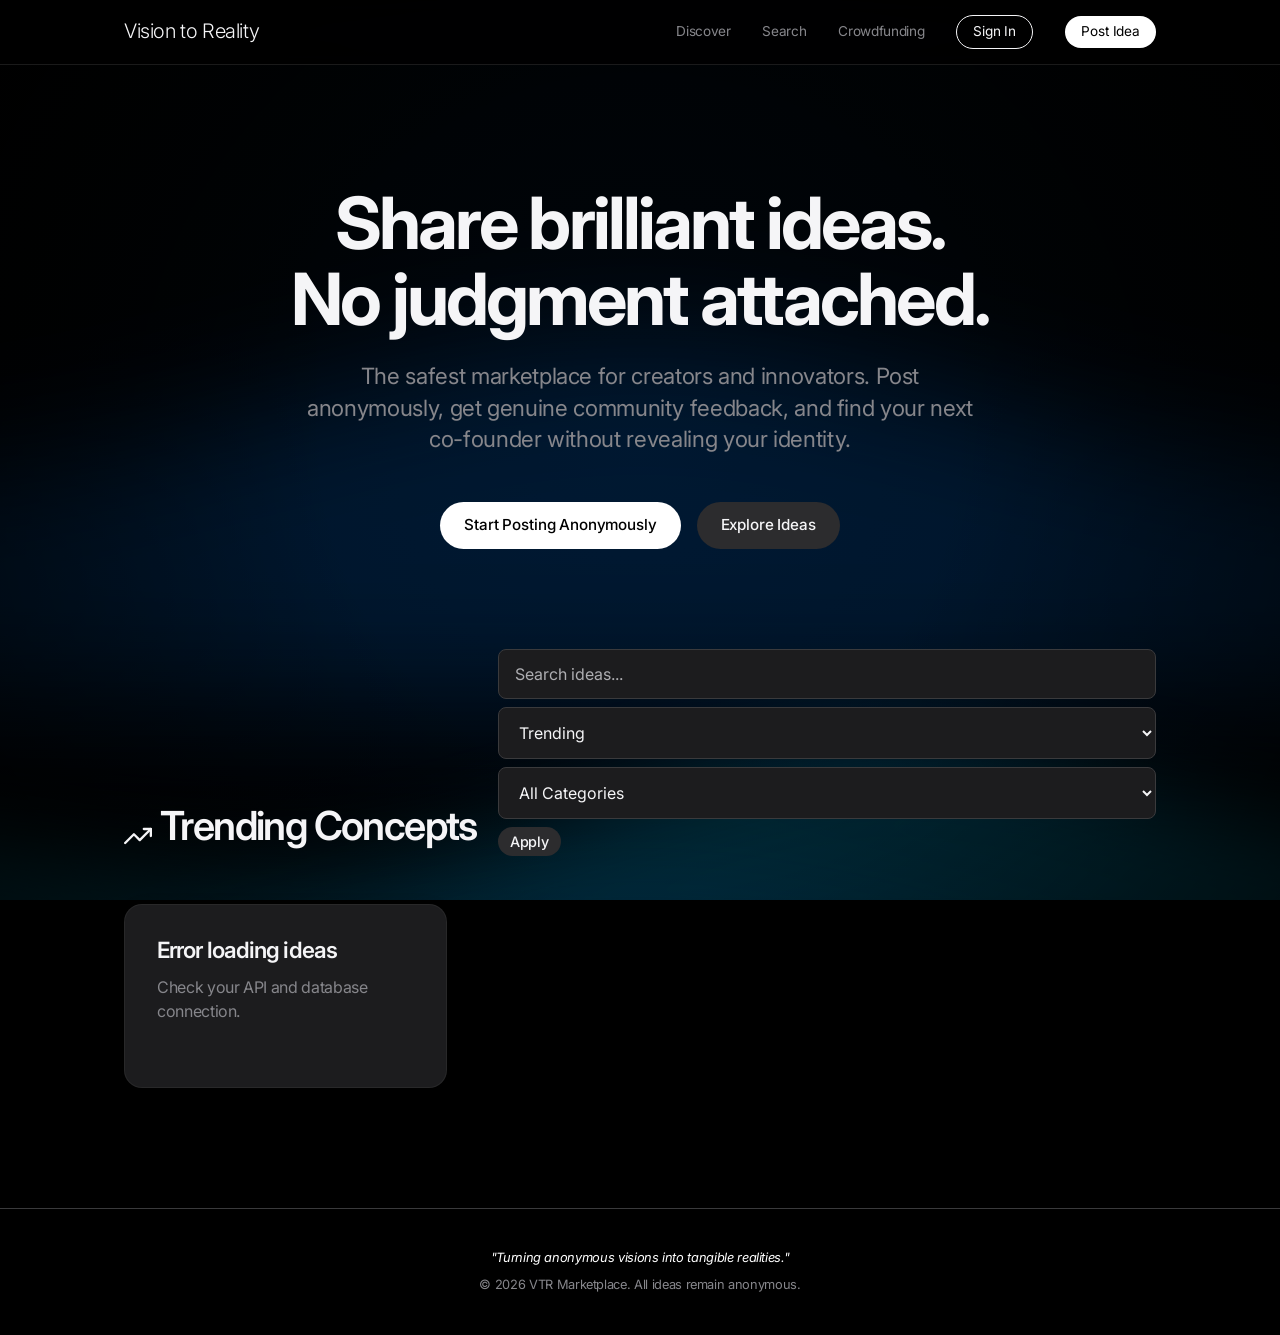
<file: index.html>
<!DOCTYPE html>
<html lang="en">
<head>
    <meta charset="UTF-8">
    <meta name="viewport" content="width=device-width, initial-scale=1.0">
    <title>Anonymous Idea Marketplace</title>
    <meta name="description" content="Share your startup ideas securely, get feedback, and find collaborators anonymously.">
    <link rel="stylesheet" href="styles.css">
    <script src="js/background.js" defer></script>
    <link href="https://fonts.googleapis.com/css2?family=Inter:wght@400;500;600;700;800&family=Roboto:wght@400;500&display=swap" rel="stylesheet">
</head>
<body>
    <nav class="navbar">
        <div class="container nav-content">
            <div class="logo">
                <span style="font-weight: 300;">Vision to Reality</span>
            </div>
            <div id="navLinks" class="nav-links">
                <a href="index.html">Discover</a>
                <a href="pages/search.html">Search</a>
                <a href="pages/crowdfunding.html">Crowdfunding</a>
                <a href="login.html" id="signInBtn" class="btn btn-outline" style="padding: 6px 16px;">Sign In</a>
                <a href="login.html" class="btn btn-primary" style="padding: 6px 16px;">Post Idea</a>
            </div>
        </div>
    </nav>

    <header class="hero container animate-fade-in">
        <h1>Share brilliant ideas.<br> <span class="text-gradient">No judgment attached.</span></h1>
        <p>The safest marketplace for creators and innovators. Post anonymously, get genuine community feedback, and find your next co-founder without revealing your identity.</p>
        <div class="hero-buttons">
            <a href="login.html" class="btn btn-primary">Start Posting Anonymously</a>
            <a href="#trending" class="btn btn-secondary">Explore Ideas</a>
        </div>
    </header>

    <main class="container" id="trending">
        <div class="section-header animate-fade-in delay-1">
            <h2><svg width="28" height="28" viewBox="0 0 24 24" fill="none" stroke="currentColor" stroke-width="2" stroke-linecap="round" stroke-linejoin="round" style="display:inline-block; vertical-align:text-bottom; margin-right:8px; color: var(--text-main);"><polyline points="23 6 13.5 15.5 8.5 10.5 1 18"></polyline><polyline points="17 6 23 6 23 12"></polyline></svg>Trending Concepts</h2>
            <div class="filters">
                <div style="display:flex; gap:8px; flex-wrap:wrap;">
                    <input id="searchInput" class="form-control" style="min-width:190px;" placeholder="Search ideas...">
                    <select id="sortSelect" class="form-control" style="min-width:130px;">
                        <option value="trending">Trending</option>
                        <option value="new">Newest</option>
                        <option value="top">Top</option>
                    </select>
                    <select id="categorySelect" class="form-control" style="min-width:150px;"><option value="">All Categories</option></select>
                    <button id="applyFiltersBtn" class="btn btn-secondary" style="padding: 6px 12px; font-size: 0.9rem;">Apply</button>
                </div>
            </div>
        </div>

        <div id="ideasGrid" class="ideas-grid animate-fade-in delay-2">
            <article class="idea-card">
                <div class="card-header">
                    <span class="category-tag">Loading</span>
                </div>
                <h3 class="idea-title">Loading ideas...</h3>
                <p class="idea-description">Please wait while we fetch ideas from the database.</p>
            </article>
        </div>
    </main>

    <footer>
        <div class="container" style="text-align: center;">
            <p style="font-style: italic; margin-bottom: 8px; color: var(--accent-primary);">"Turning anonymous visions into tangible realities."</p>
            <p>&copy; 2026 VTR Marketplace. All ideas remain anonymous.</p>
        </div>
    </footer>

    <script>
        async function loadCategories() {
            try {
                const response = await fetch('api/categories/list.php');
                const data = await response.json();
                if (!data.success) {
                    return;
                }

                const categorySelect = document.getElementById('categorySelect');
                data.categories.forEach((cat) => {
                    const option = document.createElement('option');
                    option.value = cat.name;
                    option.textContent = cat.name;
                    categorySelect.appendChild(option);
                });
            } catch (error) {
                console.error('Failed to load categories:', error);
            }
        }

        async function loadIdeas() {
            const ideasGrid = document.getElementById('ideasGrid');
            const searchValue = document.getElementById('searchInput').value.trim();
            const sortValue = document.getElementById('sortSelect').value;
            const categoryValue = document.getElementById('categorySelect').value;

            try {
                const params = new URLSearchParams();
                params.set('q', searchValue);
                params.set('sort', sortValue);
                params.set('category', categoryValue);
                params.set('status', 'Published');
                params.set('refresh_trending', '1');

                const response = await fetch(`api/ideas/list.php?${params.toString()}`);
                const data = await response.json();

                if (!data.success || !Array.isArray(data.ideas)) {
                    ideasGrid.innerHTML = '<article class="idea-card"><h3 class="idea-title">Could not load ideas</h3><p class="idea-description">Please try again later.</p></article>';
                    return;
                }

                if (data.ideas.length === 0) {
                    ideasGrid.innerHTML = '<article class="idea-card"><h3 class="idea-title">No ideas yet</h3><p class="idea-description">Be the first one to share a startup concept.</p></article>';
                    return;
                }

                ideasGrid.innerHTML = data.ideas.map((idea) => {
                    const tagsHtml = (idea.tags || '').split(',').filter(t => t.trim()).map(tag => `<span class="tag-pill">${tag.trim()}</span>`).join('');
                    const isTrending = Number(idea.trending_score) > 5;
                    const trendingBadge = isTrending ? '<span class="trending-badge">Trending</span>' : '';
                    
                    return `
                        <article class="idea-card">
                            <div class="card-header">
                                <span class="category-tag">${idea.category}</span>
                                ${trendingBadge}
                            </div>
                            <h3 class="idea-title">${idea.title}</h3>
                            <div class="tag-container">
                                ${tagsHtml}
                                <span class="tag-pill" style="color: var(--accent-blue); border-color: var(--accent-blue);">${idea.stage}</span>
                            </div>
                            <p class="idea-description">${idea.problem_statement}</p>
                            <div class="card-footer">
                                <div class="creator-info">
                                    <div class="creator-avatar"></div>
                                    <span>${idea.pseudonym}</span>
                                </div>
                                <div class="stats">
                                    <span class="stat-item upvotes">▲ ${idea.vote_score}</span>
                                    <span class="stat-item comments">● ${idea.comments_count || 0}</span>
                                    <a href="pages/idea-details.html?id=${idea.id}" class="btn btn-secondary" style="padding: 4px 12px; font-size: 0.75rem;">View Details</a>
                                </div>
                            </div>
                        </article>
                    `;
                }).join('');
            } catch (error) {
                console.error('Failed to load ideas:', error);
                ideasGrid.innerHTML = '<article class="idea-card"><h3 class="idea-title">Error loading ideas</h3><p class="idea-description">Check your API and database connection.</p></article>';
            }
        }

        async function initNavbar() {
            try {
                const response = await fetch('api/check_auth.php');
                const data = await response.json();
                const navLinks = document.getElementById('navLinks');

                if (data.authenticated) {
                    navLinks.innerHTML = `
                        <a href="index.html">Discover</a>
                        <a href="pages/search.html">Search</a>
                        <a href="pages/crowdfunding.html">Crowdfunding</a>
                        <a href="pages/notifications.html" id="notifLink">Notifications</a>
                        <a href="pages/dashboard.html" class="btn btn-primary" style="padding: 6px 16px;">Dashboard</a>
                    `;
                    fetchUnreadCount();
                }
            } catch (error) {
                console.error('Navbar init failed:', error);
            }
        }

        async function fetchUnreadCount() {
            try {
                const response = await fetch('api/notifications/unread_count.php');
                const data = await response.json();
                if (data.success && data.unread_count > 0) {
                    const notifLink = document.getElementById('notifLink');
                    if (notifLink) {
                        const badge = document.createElement('span');
                        badge.className = 'nav-badge';
                        badge.textContent = data.unread_count;
                        notifLink.appendChild(badge);
                    }
                }
            } catch (e) { console.error(e); }
        }

        document.getElementById('applyFiltersBtn').addEventListener('click', loadIdeas);
        loadCategories();
        loadIdeas();
        initNavbar();
    </script>
</body>
</html>
</file>
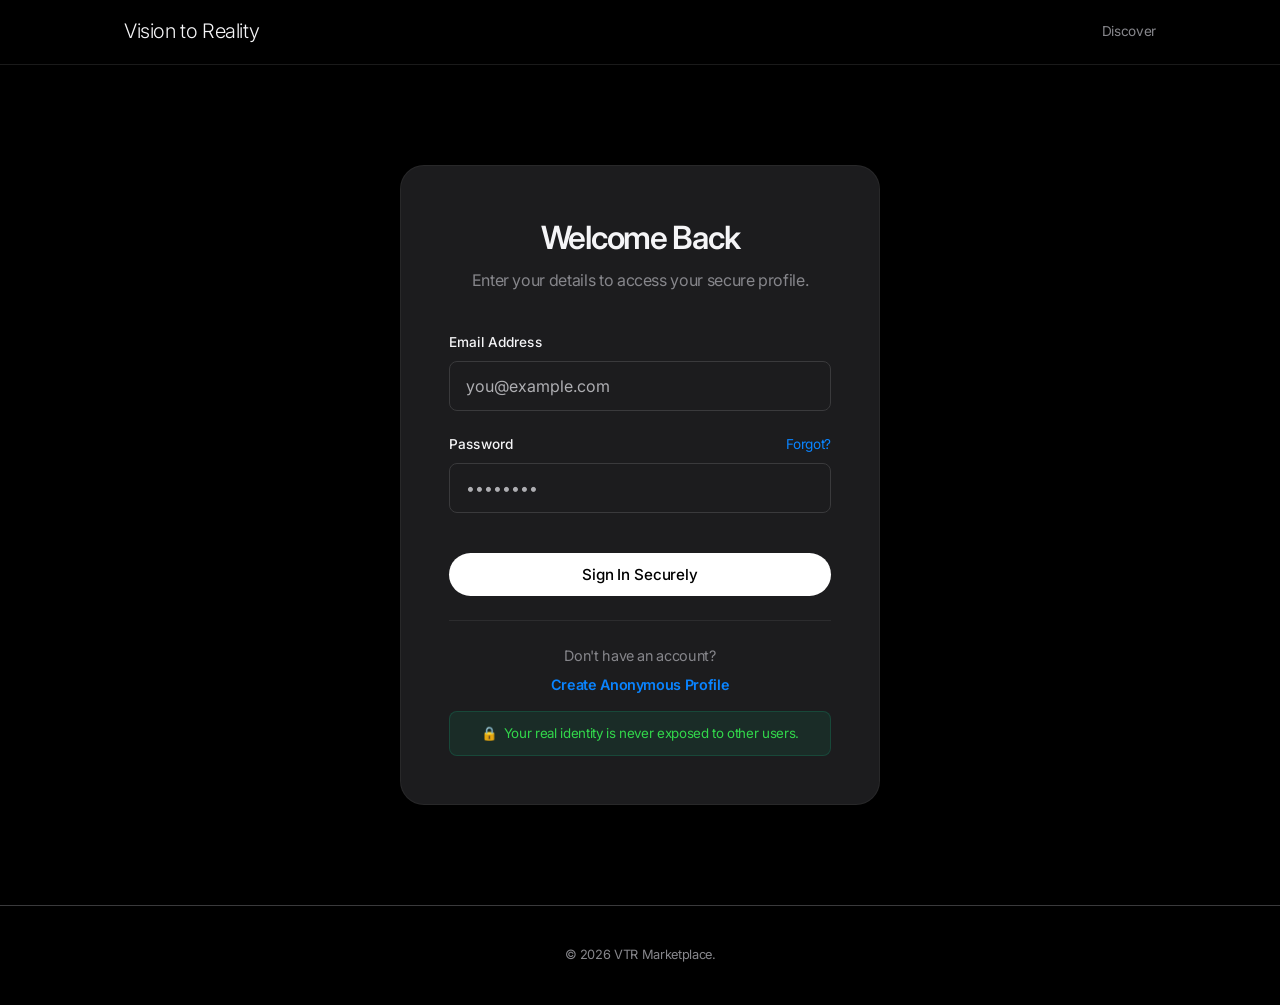
<file: login.html>
<!DOCTYPE html>
<html lang="en">
<head>
    <meta charset="UTF-8">
    <meta name="viewport" content="width=device-width, initial-scale=1.0">
    <title>Login - Anonymous Idea Marketplace</title>
    <link rel="stylesheet" href="styles.css">
    <link href="https://fonts.googleapis.com/css2?family=Inter:wght@400;500;600;700&family=Roboto:wght@400;500&display=swap" rel="stylesheet">
    <style>
        .auth-status {
            padding: 12px;
            border-radius: var(--radius-sm);
            font-size: 0.9rem;
            margin-top: 16px;
            display: none;
        }
        .status-error {
            background: rgba(239, 68, 68, 0.1);
            color: #ef4444;
            border: 1px solid rgba(239, 68, 68, 0.2);
        }
        .status-success {
            background: rgba(16, 185, 129, 0.1);
            color: var(--accent-success);
            border: 1px solid rgba(16, 185, 129, 0.2);
        }
    </style>
</head>
<body>
    <nav class="navbar">
        <div class="container nav-content">
            <div class="logo">
                <a href="index.html" style="color: var(--text-main); display: flex; align-items: center; gap: 8px;">
                    <span style="font-weight: 300;">Vision to Reality</span>
                </a>
            </div>
            <div class="nav-links">
                <a href="index.html">Discover</a>
            </div>
        </div>
    </nav>

    <main class="container">
        <div class="auth-container animate-fade-in">
            <div class="auth-header">
                <h1 id="authTitle" style="font-size: 2rem; margin-bottom: 8px;">Welcome Back</h1>
                <p class="text-muted">Enter your details to access your secure profile.</p>
            </div>
            
            <div id="statusBox" class="auth-status"></div>

            <form id="loginForm">
                <div class="form-group">
                    <label class="form-label" for="email">Email Address</label>
                    <input type="email" id="email" class="form-control" placeholder="you@example.com" required>
                </div>
                <div class="form-group" style="position: relative;">
                    <label class="form-label" for="password">Password</label>
                    <input type="password" id="password" class="form-control" placeholder="••••••••" required>
                    <a href="#" id="forgotBtn" style="position: absolute; right: 0; top: 0; font-size: 0.85rem; color: var(--accent-blue);">Forgot?</a>
                </div>

                <div id="resetFields" style="display: none; border: 1px solid var(--bg-tertiary); padding: 16px; border-radius: var(--radius-sm); margin-bottom: 24px; background: rgba(255,255,255,0.02);">
                    <p style="font-size: 0.85rem; margin-bottom: 12px; color: var(--text-muted);">Enter the token and your new password below.</p>
                    <div class="form-group">
                        <label class="form-label">Reset Token</label>
                        <input type="text" id="resetToken" class="form-control" placeholder="Enter token">
                    </div>
                    <div class="form-group">
                        <label class="form-label">New Password</label>
                        <input type="password" id="newPassword" class="form-control" placeholder="At least 8 characters">
                    </div>
                    <button type="button" id="confirmResetBtn" class="btn btn-secondary" style="width: 100%;">Update Password</button>
                </div>

                <div id="roleField" class="form-group" style="display: none;">
                    <label class="form-label" for="role">Account Type</label>
                    <select id="role" class="form-control">
                        <option value="user">Innovator / Collaborator</option>
                        <option value="investor">Investor</option>
                    </select>
                </div>
                
                <button type="submit" id="loginBtn" class="btn btn-primary" style="width: 100%; margin-top: 16px;">Sign In Securely</button>
            </form>
            
            <div style="margin-top: 24px; text-align: center; border-top: 1px solid var(--bg-tertiary); padding-top: 24px;">
                <p class="text-muted" style="font-size: 0.9rem;">
                    <span id="switchText">Don't have an account?</span> <br>
                    <a href="#" id="switchModeBtn" style="font-weight: 600; display: inline-block; margin-top: 8px;">Create Anonymous Profile</a>
                </p>
                <div style="margin-top: 16px; padding: 12px; background: rgba(16, 185, 129, 0.1); border-radius: var(--radius-sm); border: 1px solid rgba(16, 185, 129, 0.2);">
                    <small style="color: var(--accent-success); display: flex; justify-content: center; align-items: center; gap: 6px;">
                        <span>🔒</span> Your real identity is never exposed to other users.
                    </small>
                </div>
            </div>
        </div>
    </main>

    <footer>
        <div class="container">
            <p>&copy; 2026 VTR Marketplace.</p>
        </div>
    </footer>

    <script>
        let isRegisterMode = false;
        const statusBox = document.getElementById('statusBox');

        function showStatus(message, isSuccess = false) {
            statusBox.textContent = message;
            statusBox.className = 'auth-status ' + (isSuccess ? 'status-success' : 'status-error');
            statusBox.style.display = 'block';
            statusBox.scrollIntoView({ behavior: 'smooth', block: 'center' });
        }

        function setMode(registerMode) {
            isRegisterMode = registerMode;
            document.getElementById('authTitle').textContent = registerMode ? 'Create Account' : 'Welcome Back';
            document.getElementById('loginBtn').textContent = registerMode ? 'Create Profile' : 'Sign In Securely';
            document.getElementById('switchText').textContent = registerMode ? 'Already have an account?' : "Don't have an account?";
            document.getElementById('switchModeBtn').textContent = registerMode ? 'Back to Sign In' : 'Create Anonymous Profile';
            document.getElementById('roleField').style.display = registerMode ? 'block' : 'none';
            document.getElementById('forgotBtn').style.display = registerMode ? 'none' : 'inline';
            document.getElementById('resetFields').style.display = 'none';
            statusBox.style.display = 'none';
        }

        document.getElementById('loginForm').addEventListener('submit', async function(e) {
            e.preventDefault();

            const email = document.getElementById('email').value;
            const password = document.getElementById('password').value;
            const loginBtn = document.getElementById('loginBtn');
            const role = document.getElementById('role').value;

            statusBox.style.display = 'none';
            loginBtn.disabled = true;
            loginBtn.textContent = isRegisterMode ? 'Creating...' : 'Signing In...';

            try {
                const formData = new FormData();
                formData.append('email', email);
                formData.append('password', password);
                formData.append('role', role);

                const response = await fetch(isRegisterMode ? 'api/register.php' : 'api/login.php', {
                    method: 'POST',
                    body: formData
                });

                const data = await response.json();

                if (data.success) {
                    showStatus('Success! Redirecting...', true);
                    setTimeout(() => {
                        window.location.href = data.role === 'admin' || data.role === 'moderator' ? 'pages/admin.html' : 'pages/dashboard.html';
                    }, 1000);
                } else {
                    showStatus(data.message || 'Authentication failed.');
                }
            } catch (error) {
                console.error('Auth error:', error);
                showStatus('A connection error occurred. Please check your internet.');
            } finally {
                loginBtn.disabled = false;
                loginBtn.textContent = isRegisterMode ? 'Create Profile' : 'Sign In Securely';
            }
        });

        document.getElementById('switchModeBtn').addEventListener('click', function(e) {
            e.preventDefault();
            setMode(!isRegisterMode);
        });

        document.getElementById('forgotBtn').addEventListener('click', async function(e) {
            e.preventDefault();
            const email = document.getElementById('email').value.trim();
            if (!email) {
                showStatus('Please enter your email address above first.');
                return;
            }

            try {
                const formData = new FormData();
                formData.append('email', email);
                const response = await fetch('api/forgot_password.php', { method: 'POST', body: formData });
                const data = await response.json();

                if (data.success) {
                    showStatus(data.message + (data.reset_token ? ' [DEMO TOKEN: ' + data.reset_token + ']' : ''), true);
                    document.getElementById('resetFields').style.display = 'block';
                    if (data.reset_token) {
                        document.getElementById('resetToken').value = data.reset_token;
                    }
                } else {
                    showStatus(data.message || 'Request failed.');
                }
            } catch (error) {
                showStatus('Failed to connect to the reset service.');
            }
        });

        document.getElementById('confirmResetBtn').addEventListener('click', async function() {
            const token = document.getElementById('resetToken').value.trim();
            const newPassword = document.getElementById('newPassword').value;

            if (!token || newPassword.length < 8) {
                showStatus('Token and new password (min 8 chars) are required.');
                return;
            }

            try {
                const resetFormData = new FormData();
                resetFormData.append('token', token);
                resetFormData.append('new_password', newPassword);

                const response = await fetch('api/reset_password.php', { method: 'POST', body: resetFormData });
                const data = await response.json();

                if (data.success) {
                    showStatus(data.message, true);
                    document.getElementById('resetFields').style.display = 'none';
                    document.getElementById('password').value = '';
                } else {
                    showStatus(data.message || 'Reset failed.');
                }
            } catch (error) {
                showStatus('Connection error during reset.');
            }
        });
    </script>
</body>
</html>
</file>
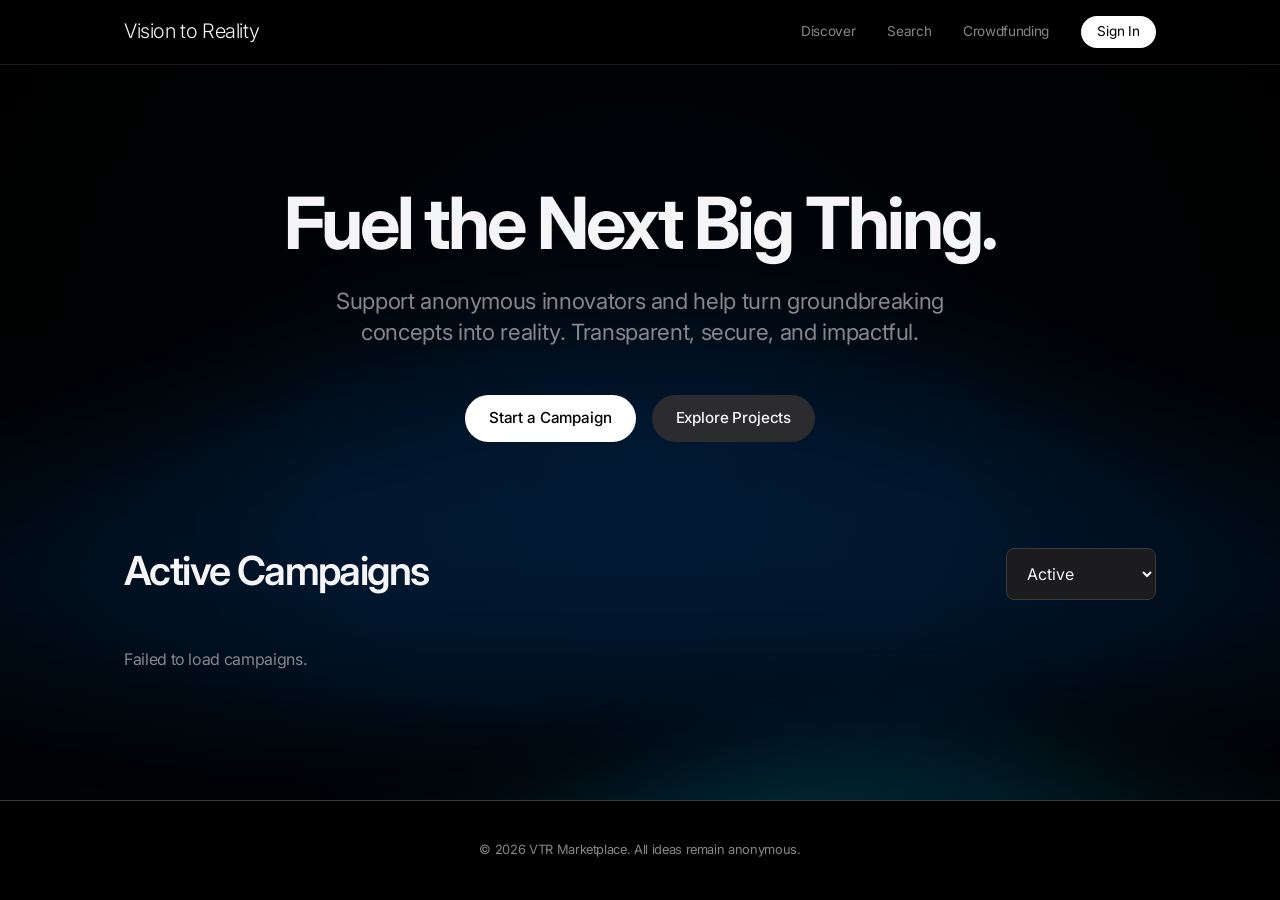
<file: pages/campaign-details.html>
<!DOCTYPE html>
<html lang="en">
<head>
    <meta charset="UTF-8">
    <meta name="viewport" content="width=device-width, initial-scale=1.0">
    <title>Campaign Details - Vision to Reality</title>
    <link rel="stylesheet" href="../styles.css">
    <link href="https://fonts.googleapis.com/css2?family=Inter:wght@400;500;600;700;800&display=swap" rel="stylesheet">
</head>
<body>
    <div class="bg-visuals">
        <div class="wave"></div>
    </div>

    <nav class="navbar">
        <div class="container nav-content">
            <div class="logo">
                <a href="../index.html" style="color: inherit; display: flex; align-items: center; gap: 8px;">
                    <span style="font-weight: 300;">Vision to Reality</span>
                </a>
            </div>
            <div id="navLinks" class="nav-links">
                <a href="../index.html">Discover</a>
                <a href="search.html">Search</a>
                <a href="crowdfunding.html">Crowdfunding</a>
                <a href="../login.html" class="btn btn-primary" style="padding: 6px 16px;">Sign In</a>
            </div>
        </div>
    </nav>

    <main class="container">
        <div id="campaignDetails" class="campaign-details-layout animate-fade-in">
            <div class="campaign-main">
                <div id="campaignHero" class="campaign-image" style="height: 400px; border-radius: 24px; margin-bottom: 40px;"></div>
                
                <h1 id="campaignTitle" style="font-size: 3rem; margin-bottom: 24px;">Loading...</h1>
                <div style="display: flex; gap: 20px; margin-bottom: 40px; color: var(--text-muted);">
                    <span id="campaignCreator">By Anonymous</span>
                    <span id="campaignDate">Ends on --</span>
                </div>

                <div class="section-header">
                    <h2>The Vision</h2>
                </div>
                <p id="campaignDescription" style="font-size: 1.2rem; line-height: 1.6; color: var(--text-muted); margin-bottom: 60px;">
                    Loading campaign details...
                </p>

                <div class="section-header">
                    <h2>Reward Tiers</h2>
                </div>
                <div id="rewardsGrid" class="reward-grid">
                    <!-- Reward cards will be loaded here -->
                </div>
            </div>

            <aside class="campaign-sidebar">
                <div class="donation-card">
                    <div class="progress-container" style="margin-bottom: 32px;">
                        <div class="progress-bar-bg">
                            <div id="progressBar" class="progress-bar-fill" style="width: 0%"></div>
                        </div>
                        <div class="progress-stats">
                            <div>
                                <span id="raisedAmount" class="stat-value">$0</span>
                                <span class="stat-label">Raised</span>
                            </div>
                            <div style="text-align: right;">
                                <span id="percentRaised" class="stat-value">0%</span>
                                <span id="goalAmountLabel" class="stat-label">of $0</span>
                            </div>
                        </div>
                    </div>

                    <form id="donationForm">
                        <div class="form-group">
                            <label class="form-label">Custom Contribution Amount ($)</label>
                            <input type="number" id="donationAmount" class="form-control" placeholder="10" min="1" required>
                        </div>
                        <div class="form-group">
                            <label class="form-label">Encouragement Message (Optional)</label>
                            <textarea id="donationMessage" class="form-control" placeholder="Good luck with the project!" style="min-height: 80px;"></textarea>
                        </div>
                        <button type="submit" id="donateBtn" class="btn btn-primary" style="width: 100%; padding: 16px;">Support This Vision</button>
                    </form>
                    <p id="loginPrompt" style="display: none; color: #ff3b30; font-size: 0.85rem; text-align: center; margin-top: 12px;">
                        Please <a href="../login.html" style="color: inherit; text-decoration: underline;">Sign In</a> to support this project.
                    </p>
                </div>
            </aside>
        </div>
    </main>

    <script>
        const urlParams = new URLSearchParams(window.location.search);
        const campaignId = urlParams.get('id');
        let selectedRewardId = null;
        let isAuthenticated = false;

        async function loadDetails() {
            try {
                const response = await fetch(`../api/crowdfunding/details.php?id=${campaignId}`);
                const data = await response.json();

                if (!data.success) {
                    alert('Error: ' + data.message);
                    return;
                }

                const c = data.campaign;
                document.getElementById('campaignTitle').textContent = c.title;
                document.getElementById('campaignDescription').textContent = c.description;
                document.getElementById('campaignCreator').textContent = `Proposed by ${c.pseudonym || 'Anonymous'}`;
                document.getElementById('campaignDate').textContent = `Ends on ${new Date(c.end_date).toLocaleDateString()}`;

                if (c.image_path) {
                    const hero = document.getElementById('campaignHero');
                    hero.style.backgroundImage = `url('../${c.image_path}')`;
                    hero.style.backgroundSize = 'cover';
                    hero.style.backgroundPosition = 'center';
                }

                const raised = parseFloat(c.current_amount);
                const goal = parseFloat(c.goal_amount);
                const progress = Math.min(100, (raised / goal) * 100);

                document.getElementById('progressBar').style.width = `${progress}%`;
                document.getElementById('raisedAmount').textContent = `$${raised.toLocaleString()}`;
                document.getElementById('percentRaised').textContent = `${Math.round(progress)}%`;
                document.getElementById('goalAmountLabel').textContent = `of $${goal.toLocaleString()}`;

                if (c.status !== 'Active') {
                    document.getElementById('donateBtn').disabled = true;
                    document.getElementById('donateBtn').textContent = c.status;
                }

                // Load Rewards
                const rewardsGrid = document.getElementById('rewardsGrid');
                if (data.rewards.length === 0) {
                    rewardsGrid.innerHTML = '<p class="text-muted">No reward tiers for this campaign.</p>';
                } else {
                    rewardsGrid.innerHTML = data.rewards.map(r => `
                        <div class="reward-card" data-id="${r.id}" data-amount="${r.min_amount}">
                            <div class="reward-amount">$${parseFloat(r.min_amount).toLocaleString()}</div>
                            <div class="reward-title">${r.title}</div>
                            <div class="reward-description">${r.description}</div>
                        </div>
                    `).join('');

                    document.querySelectorAll('.reward-card').forEach(card => {
                        card.onclick = () => {
                            document.querySelectorAll('.reward-card').forEach(c => c.classList.remove('selected'));
                            card.classList.add('selected');
                            selectedRewardId = card.dataset.id;
                            document.getElementById('donationAmount').value = card.dataset.amount;
                        };
                    });
                }

            } catch (error) {
                console.error(error);
            }
        }

        document.getElementById('donationForm').onsubmit = async (e) => {
            e.preventDefault();
            
            if (!isAuthenticated) {
                document.getElementById('loginPrompt').style.display = 'block';
                alert('Please sign in to contribute to this campaign.');
                return;
            }

            const payload = {
                campaign_id: campaignId,
                amount: document.getElementById('donationAmount').value,
                message: document.getElementById('donationMessage').value,
                reward_id: selectedRewardId
            };

            try {
                const response = await fetch('../api/crowdfunding/donate.php', {
                    method: 'POST',
                    headers: { 'Content-Type': 'application/json' },
                    body: JSON.stringify(payload)
                });
                
                if (response.status === 401) {
                    alert('Your session has expired. Please sign in again.');
                    window.location.href = '../login.html';
                    return;
                }

                const data = await response.json();
                if (data.success) {
                    alert('Thank you for your support! Your contribution has been recorded.');
                    loadDetails(); // Reload to show progress
                    document.getElementById('donationForm').reset();
                    selectedRewardId = null;
                    document.querySelectorAll('.reward-card').forEach(c => c.classList.remove('selected'));
                } else {
                    alert('Donation failed: ' + data.message);
                }
            } catch (error) {
                alert('An error occurred during donation.');
            }
        };

        async function initNavbar() {
            try {
                const response = await fetch('../api/check_auth.php');
                const data = await response.json();
                const navLinks = document.getElementById('navLinks');

                if (data.authenticated) {
                    isAuthenticated = true;
                    navLinks.innerHTML = `
                        <a href="../index.html">Discover</a>
                        <a href="search.html">Search</a>
                        <a href="crowdfunding.html">Crowdfunding</a>
                        <a href="dashboard.html" class="btn btn-primary" style="padding: 6px 16px;">Dashboard</a>
                    `;
                }
            } catch (e) {
                isAuthenticated = false;
            }
        }

        if (campaignId) {
            loadDetails();
            initNavbar();
        } else {
            window.location.href = 'crowdfunding.html';
        }
    </script>
</body>
</html>
</file>
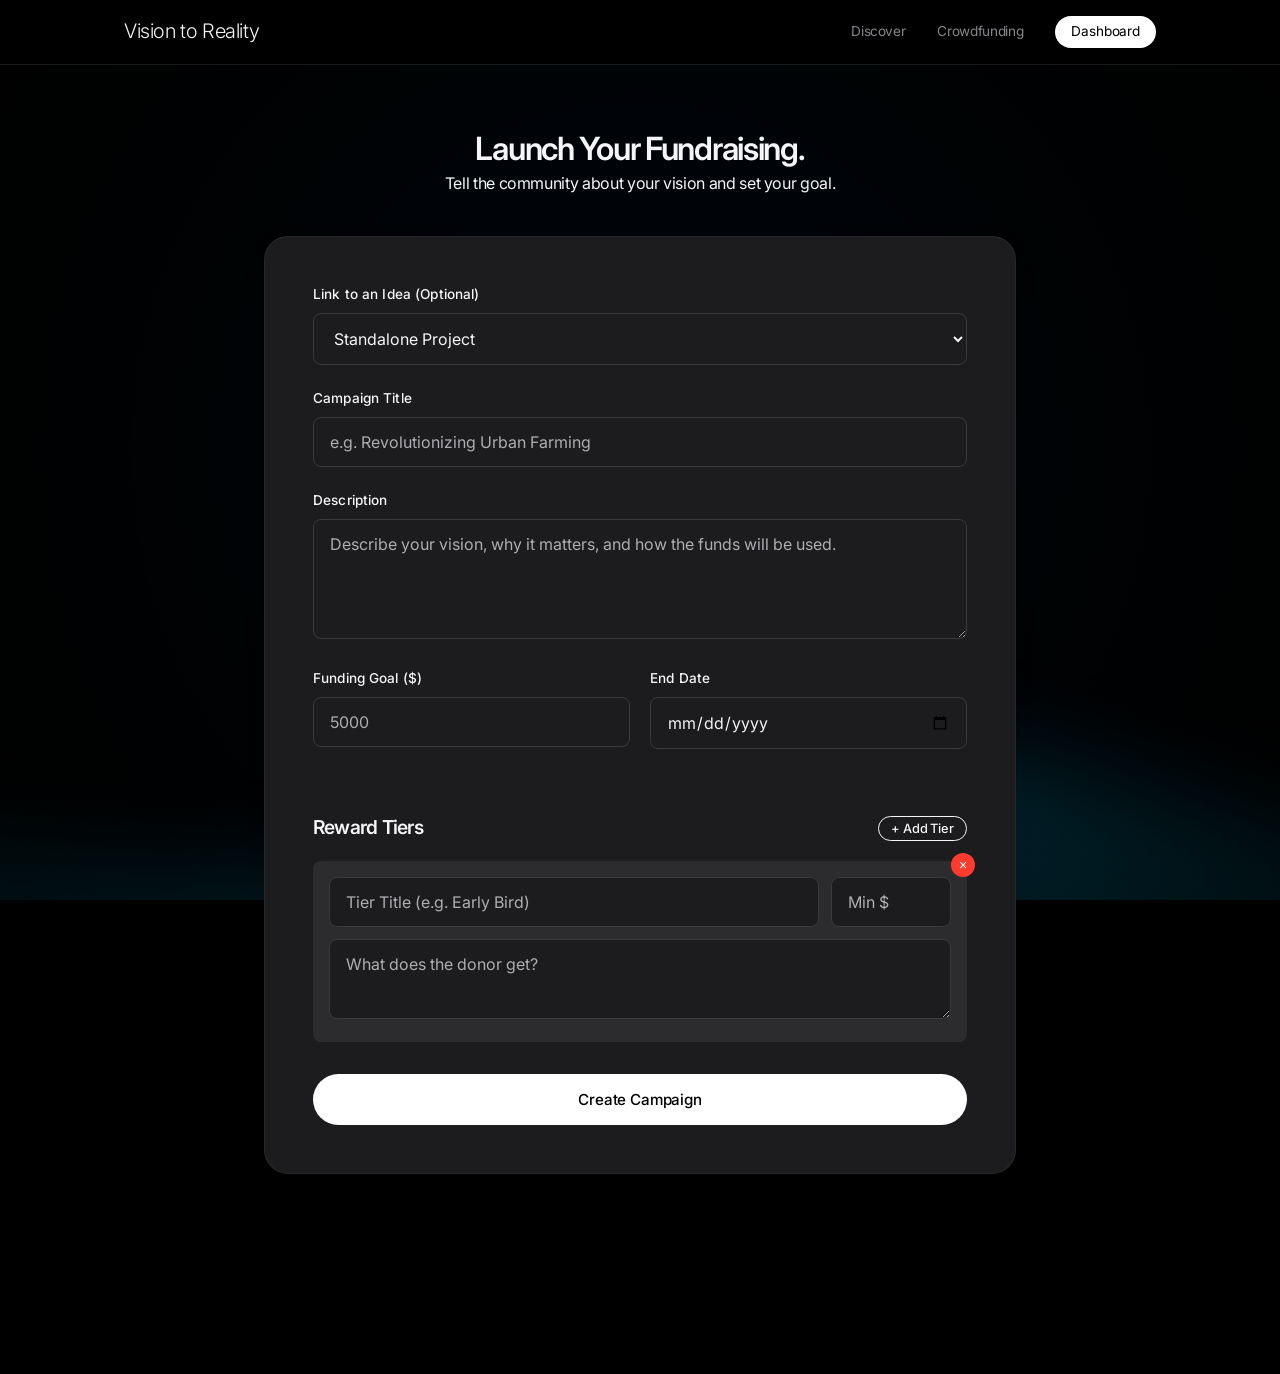
<file: pages/create-campaign.html>
<!DOCTYPE html>
<html lang="en">
<head>
    <meta charset="UTF-8">
    <meta name="viewport" content="width=device-width, initial-scale=1.0">
    <title>Create Campaign - Vision to Reality</title>
    <link rel="stylesheet" href="../styles.css">
    <link href="https://fonts.googleapis.com/css2?family=Inter:wght@400;500;600;700;800&display=swap" rel="stylesheet">
</head>
<body>
    <div class="bg-visuals">
        <div class="wave"></div>
    </div>

    <nav class="navbar">
        <div class="container nav-content">
            <div class="logo">
                <a href="../index.html" style="color: inherit; display: flex; align-items: center; gap: 8px;">
                    <span style="font-weight: 300;">Vision to Reality</span>
                </a>
            </div>
            <div id="navLinks" class="nav-links">
                <a href="../index.html">Discover</a>
                <a href="crowdfunding.html">Crowdfunding</a>
                <a href="dashboard.html" class="btn btn-primary" style="padding: 6px 16px;">Dashboard</a>
            </div>
        </div>
    </nav>

    <main class="container" style="max-width: 800px; margin-top: 60px; margin-bottom: 100px;">
        <div class="auth-header">
            <h1>Launch Your <span class="text-gradient">Fundraising.</span></h1>
            <p>Tell the community about your vision and set your goal.</p>
        </div>

        <form id="campaignForm" class="auth-container" style="max-width: 100%; margin-top: 0;">
            <div class="form-group">
                <label class="form-label">Link to an Idea (Optional)</label>
                <select id="ideaSelect" class="form-control">
                    <option value="">Standalone Project</option>
                    <!-- User ideas will be loaded here -->
                </select>
            </div>

            <div class="form-group">
                <label class="form-label">Campaign Title</label>
                <input type="text" id="title" class="form-control" placeholder="e.g. Revolutionizing Urban Farming" required>
            </div>

            <div class="form-group">
                <label class="form-label">Description</label>
                <textarea id="description" class="form-control" placeholder="Describe your vision, why it matters, and how the funds will be used." required></textarea>
            </div>

            <div style="display: grid; grid-template-columns: 1fr 1fr; gap: 20px;">
                <div class="form-group">
                    <label class="form-label">Funding Goal ($)</label>
                    <input type="number" id="goal_amount" class="form-control" placeholder="5000" min="1" required>
                </div>
                <div class="form-group">
                    <label class="form-label">End Date</label>
                    <input type="date" id="end_date" class="form-control" required>
                </div>
            </div>

            <div class="section-header" style="margin-top: 40px; margin-bottom: 20px;">
                <h3 style="font-size: 1.2rem;">Reward Tiers</h3>
                <button type="button" id="addRewardBtn" class="btn btn-outline" style="padding: 4px 12px; font-size: 0.8rem;">+ Add Tier</button>
            </div>

            <div id="rewardsContainer" style="display: flex; flex-direction: column; gap: 16px; margin-bottom: 32px;">
                <!-- Reward tiers will be added here -->
            </div>

            <button type="submit" class="btn btn-primary" style="width: 100%; padding: 16px;">Create Campaign</button>
        </form>
    </main>

    <script>
        async function loadUserIdeas() {
            try {
                const response = await fetch('../api/ideas/list.php?my_ideas=1');
                const data = await response.json();
                if (data.success) {
                    const select = document.getElementById('ideaSelect');
                    data.ideas.forEach(idea => {
                        const opt = document.createElement('option');
                        opt.value = idea.id;
                        opt.textContent = idea.title;
                        select.appendChild(opt);
                    });
                }
            } catch (e) { console.error(e); }
        }

        function addRewardTier() {
            const container = document.getElementById('rewardsContainer');
            const index = container.children.length;
            const rewardDiv = document.createElement('div');
            rewardDiv.className = 'reward-entry';
            rewardDiv.style = 'background: var(--bg-tertiary); padding: 16px; border-radius: 8px; position: relative;';
            rewardDiv.innerHTML = `
                <div style="display: grid; grid-template-columns: 1fr 120px; gap: 12px; margin-bottom: 12px;">
                    <input type="text" class="form-control r-title" placeholder="Tier Title (e.g. Early Bird)" required>
                    <input type="number" class="form-control r-amount" placeholder="Min $" min="1" required>
                </div>
                <textarea class="form-control r-desc" placeholder="What does the donor get?" style="min-height: 80px;"></textarea>
                <button type="button" class="remove-reward" style="position: absolute; top: -8px; right: -8px; width: 24px; height: 24px; border-radius: 50%; background: #ff3b30; color: white; border: none; cursor: pointer; display: flex; align-items: center; justify-content: center; font-size: 14px;">&times;</button>
            `;
            
            rewardDiv.querySelector('.remove-reward').onclick = () => rewardDiv.remove();
            container.appendChild(rewardDiv);
        }

        document.getElementById('addRewardBtn').onclick = addRewardTier;

        document.getElementById('campaignForm').onsubmit = async (e) => {
            e.preventDefault();
            const rewards = [];
            document.querySelectorAll('.reward-entry').forEach(entry => {
                rewards.push({
                    title: entry.querySelector('.r-title').value,
                    min_amount: entry.querySelector('.r-amount').value,
                    description: entry.querySelector('.r-desc').value
                });
            });

            const payload = {
                idea_id: document.getElementById('ideaSelect').value || null,
                title: document.getElementById('title').value,
                description: document.getElementById('description').value,
                goal_amount: document.getElementById('goal_amount').value,
                end_date: document.getElementById('end_date').value,
                rewards: rewards
            };

            try {
                const response = await fetch('../api/crowdfunding/create.php', {
                    method: 'POST',
                    headers: { 'Content-Type': 'application/json' },
                    body: JSON.stringify(payload)
                });
                const data = await response.json();
                if (data.success) {
                    alert('Campaign created! It is currently pending admin approval.');
                    window.location.href = 'crowdfunding.html';
                } else {
                    alert('Error: ' + data.message);
                }
            } catch (error) {
                alert('Failed to submit form.');
            }
        };

        loadUserIdeas();
        // Add one initial tier
        addRewardTier();
    </script>
</body>
</html>
</file>
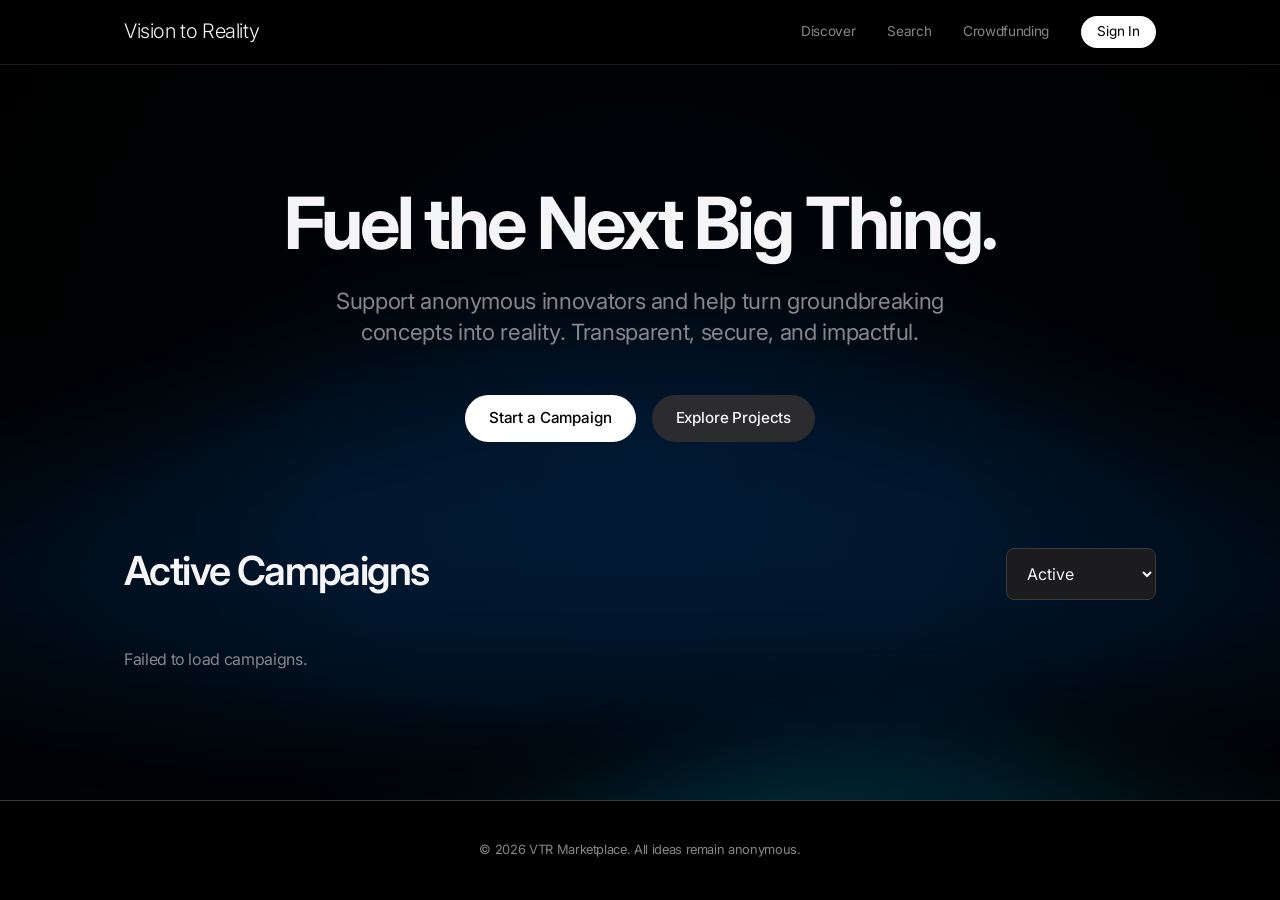
<file: pages/crowdfunding.html>
<!DOCTYPE html>
<html lang="en">
<head>
    <meta charset="UTF-8">
    <meta name="viewport" content="width=device-width, initial-scale=1.0">
    <title>Crowdfunding - Vision to Reality</title>
    <link rel="stylesheet" href="../styles.css">
    <link href="https://fonts.googleapis.com/css2?family=Inter:wght@400;500;600;700;800&display=swap" rel="stylesheet">
</head>
<body>
    <div class="bg-visuals">
        <div class="wave"></div>
        <div class="wave"></div>
    </div>

    <nav class="navbar">
        <div class="container nav-content">
            <div class="logo">
                <a href="../index.html" style="color: inherit; display: flex; align-items: center; gap: 8px;">
                    <span style="font-weight: 300;">Vision to Reality</span>
                </a>
            </div>
            <div id="navLinks" class="nav-links">
                <a href="../index.html">Discover</a>
                <a href="search.html">Search</a>
                <a href="crowdfunding.html" class="active">Crowdfunding</a>
                <a href="../login.html" class="btn btn-primary" style="padding: 6px 16px;">Sign In</a>
            </div>
        </div>
    </nav>

    <header class="hero container animate-fade-in">
        <h1>Fuel the <span class="text-gradient">Next Big Thing.</span></h1>
        <p>Support anonymous innovators and help turn groundbreaking concepts into reality. Transparent, secure, and impactful.</p>
        <div class="hero-buttons">
            <a href="create-campaign.html" class="btn btn-primary">Start a Campaign</a>
            <a href="#campaigns" class="btn btn-secondary">Explore Projects</a>
        </div>
    </header>

    <main class="container" id="campaigns">
        <div class="section-header animate-fade-in delay-1">
            <h2>Active Campaigns</h2>
            <div class="filters">
                <select id="statusFilter" class="form-control" style="min-width:150px;">
                    <option value="Active">Active</option>
                    <option value="Pending">Pending</option>
                    <option value="Completed">Completed</option>
                    <option value="all">All</option>
                </select>
            </div>
        </div>

        <div id="campaignsGrid" class="campaign-grid animate-fade-in delay-2">
            <!-- Campaigns will be loaded here -->
            <div class="campaign-card">
                <div class="campaign-content">
                    <h3 class="campaign-title">Loading campaigns...</h3>
                </div>
            </div>
        </div>
    </main>

    <footer>
        <div class="container">
            <p>&copy; 2026 VTR Marketplace. All ideas remain anonymous.</p>
        </div>
    </footer>

    <script>
        async function loadCampaigns() {
            const grid = document.getElementById('campaignsGrid');
            const status = document.getElementById('statusFilter').value;

            try {
                const response = await fetch(`../api/crowdfunding/list.php?status=${status}`);
                const data = await response.json();

                if (!data.success) {
                    grid.innerHTML = `<p class="text-muted">Error: ${data.message}</p>`;
                    return;
                }

                if (data.campaigns.length === 0) {
                    grid.innerHTML = `<p class="text-muted">No campaigns found for this status.</p>`;
                    return;
                }

                grid.innerHTML = data.campaigns.map(c => {
                    const progress = Math.min(100, (c.current_amount / c.goal_amount) * 100);
                    const imageStyle = c.image_path ? `style="background-image: url('../${c.image_path}'); background-size: cover; background-position: center;"` : '';
                    return `
                        <article class="campaign-card">
                            <div class="campaign-image" ${imageStyle}></div>
                            <div class="campaign-content">
                                <h3 class="campaign-title">${c.title}</h3>
                                <p class="campaign-desc">${c.description}</p>
                                
                                <div class="progress-container">
                                    <div class="progress-bar-bg">
                                        <div class="progress-bar-fill" style="width: ${progress}%"></div>
                                    </div>
                                    <div class="progress-stats">
                                        <div>
                                            <span class="stat-value">$${parseFloat(c.current_amount).toLocaleString()}</span>
                                            <span class="stat-label">Raised</span>
                                        </div>
                                        <div style="text-align: right;">
                                            <span class="stat-value">${Math.round(progress)}%</span>
                                            <span class="stat-label">of $${parseFloat(c.goal_amount).toLocaleString()}</span>
                                        </div>
                                    </div>
                                </div>
                                <a href="campaign-details.html?id=${c.id}" class="btn btn-secondary" style="margin-top: 24px; width: 100%;">View Details</a>
                            </div>
                        </article>
                    `;
                }).join('');

            } catch (error) {
                console.error(error);
                grid.innerHTML = `<p class="text-muted">Failed to load campaigns.</p>`;
            }
        }

        async function initNavbar() {
            try {
                const response = await fetch('../api/check_auth.php');
                const data = await response.json();
                const navLinks = document.getElementById('navLinks');

                if (data && data.authenticated) {
                    navLinks.innerHTML = `
                        <a href="../index.html">Discover</a>
                        <a href="search.html">Search</a>
                        <a href="crowdfunding.html" class="active">Crowdfunding</a>
                        <a href="dashboard.html" class="btn btn-primary" style="padding: 6px 16px;">Dashboard</a>
                    `;
                }
            } catch (e) {}
        }

        document.getElementById('statusFilter').addEventListener('change', loadCampaigns);
        loadCampaigns();
        initNavbar();
    </script>
</body>
</html>
</file>
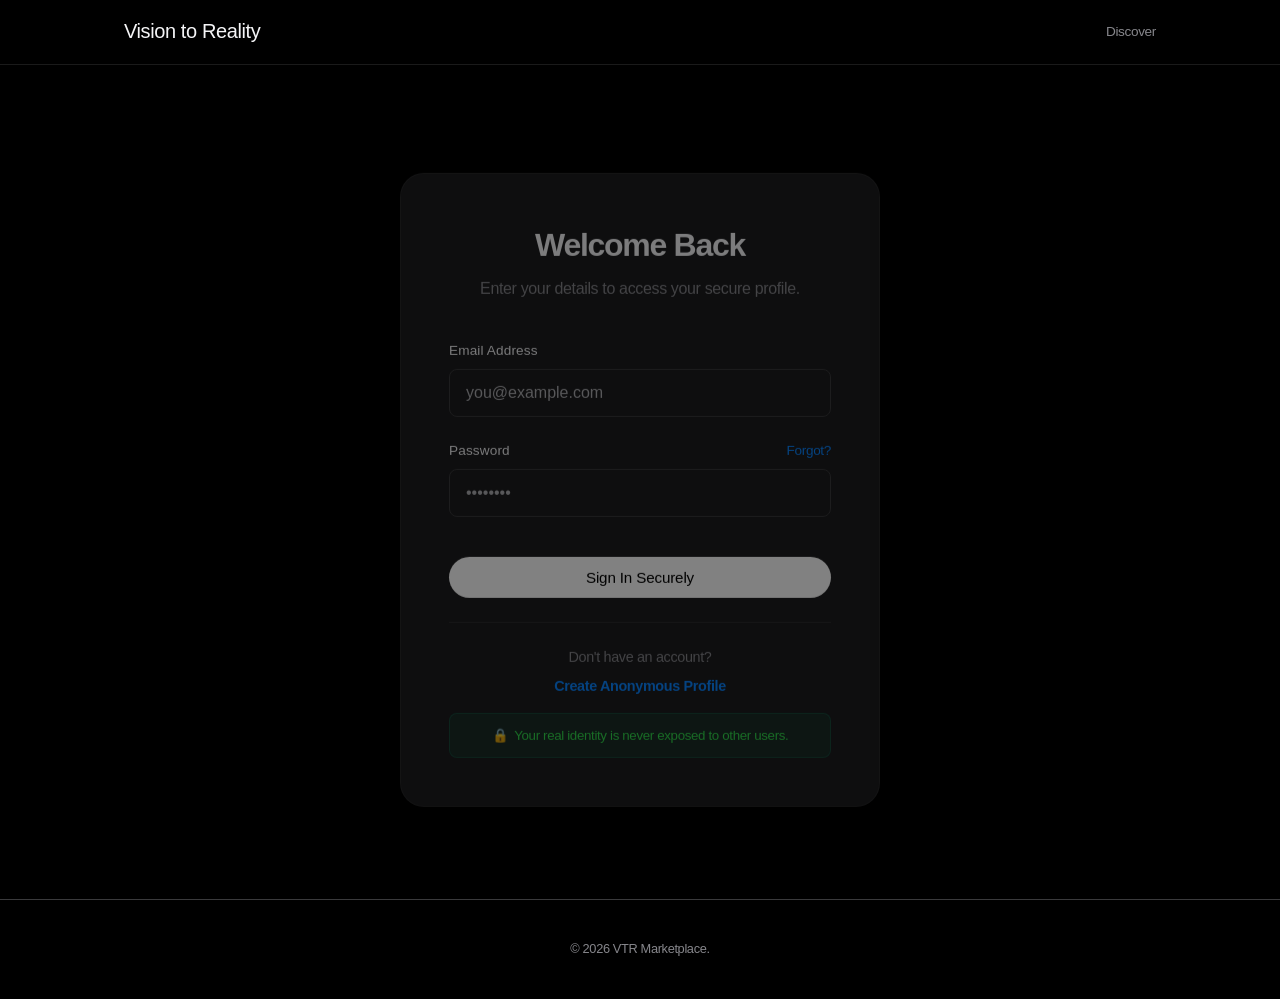
<file: pages/dashboard.html>
<!DOCTYPE html>
<html lang="en">
<head>
    <meta charset="UTF-8">
    <meta name="viewport" content="width=device-width, initial-scale=1.0">
    <title>Dashboard - Anonymous Idea Marketplace</title>
    <link rel="stylesheet" href="../styles.css">
    <script src="../js/background.js" defer></script>
    <link href="https://fonts.googleapis.com/css2?family=Inter:wght@400;500;600;700&family=Roboto:wght@400;500&display=swap" rel="stylesheet">
</head>
<body style="display:none;">
    <nav class="navbar">
        <div class="container nav-content">
            <div class="logo">
                <a href="../index.html" style="color: var(--text-main); display: flex; align-items: center; gap: 8px;">
                    <span style="font-weight: 300;">Vision to Reality</span>
                </a>
            </div>
            <div class="nav-links">
                <div style="display: flex; align-items: center; gap: 12px; background: var(--bg-secondary); padding: 4px 16px; border-radius: 20px; border: 1px solid var(--bg-tertiary);">
                    <div class="creator-avatar" style="width: 20px; height: 20px;"></div>
                    <span style="font-size: 0.9rem; font-weight: 600;">Current Alias: <span class="text-gradient">Innovator_432</span></span>
                </div>
                <a href="search.html">Search</a>
                <a href="notifications.html">Notifications</a>
                <a href="profile.html">Profile</a>
                <a href="admin.html" id="adminNavLink" style="display:none;">Admin</a>
                <a href="#" id="logoutBtn" class="btn btn-outline" style="padding: 6px 16px; border-color: #475569; color: var(--text-muted);">Logout</a>
            </div>
        </div>
    </nav>

    <main class="container dashboard-layout animate-fade-in">
        <aside class="sidebar">
            <nav class="sidebar-nav">
                <a href="#idea-form" class="sidebar-link active">Overview</a>
                <a href="#my-ideas" class="sidebar-link">My Ideas</a>
                <a href="#my-projects" class="sidebar-link">Active Projects</a>
                <a href="../index.html" class="sidebar-link">Discover Ideas</a>
                <a href="admin.html" id="adminNavLink" class="sidebar-link" style="display: none; color: #ff453a;">Admin Moderation</a>
            </nav>
            <div style="margin-top: auto; padding-top: 24px; border-top: 1px solid var(--bg-tertiary);">
                <div style="margin-bottom: 8px; font-size: 0.85rem; color: var(--text-muted);">Logged in as</div>
                <div id="userEmail" style="font-size: 0.95rem; font-weight: 600; color: var(--text-main);">Loading...</div>
                <div id="userRoleBadge" class="category-tag" style="font-size: 0.65rem; padding: 2px 6px; margin-top: 4px; display: inline-block;">USER</div>
                <div style="margin-top: 12px; font-size: 0.85rem; color: var(--text-muted);">Reputation</div>
                <div id="reputationBox" style="font-size: 0.95rem; font-weight: 600; color: var(--accent-success);">Loading...</div>
            </div>
        </aside>

        <section class="dashboard-content">
            <div class="dashboard-header animate-fade-in delay-1">
                <div>
                    <h1>Idea Posting & Management</h1>
                    <p class="text-muted" style="margin-top: 4px;">Create, view, update, and delete your ideas securely.</p>
                </div>
                <a href="#idea-form" class="btn btn-primary">+ Add New Idea</a>
            </div>

            <div id="statusMessage" style="display: none; margin-bottom: 16px; padding: 12px; border-radius: var(--radius-sm);"></div>

            <div id="idea-form" class="auth-container animate-fade-in delay-2" style="max-width: 100%; margin: 0 0 40px 0;">
                <h3 style="margin-bottom: 24px; display: flex; align-items: center; gap: 8px;">
                    Submit or Update Idea
                </h3>
                <form id="ideaForm">
                    <input type="hidden" id="ideaId" name="id" value="">
                    <div style="display: grid; grid-template-columns: 2fr 1fr; gap: 20px;">
                        <div class="form-group">
                            <label class="form-label" for="title">Idea Title</label>
                            <input type="text" id="title" class="form-control" placeholder="Catchy name for your startup..." required>
                        </div>
                        <div class="form-group">
                            <label class="form-label" for="category">Category</label>
                            <select id="category" class="form-control" required style="appearance: none;">
                                <option>AI & Technology</option>
                                <option>Healthcare</option>
                                <option>E-commerce</option>
                                <option>FinTech</option>
                                <option>Education</option>
                            </select>
                        </div>
                    </div>
                    <div class="form-group">
                        <label class="form-label" for="problem">The Problem</label>
                        <textarea id="problem" class="form-control" placeholder="What specific pain point are you solving?" required style="min-height: 80px;"></textarea>
                    </div>
                    <div class="form-group">
                        <label class="form-label" for="solution">Proposed Solution</label>
                        <textarea id="solution" class="form-control" placeholder="How does your idea solve the problem gracefully?" required></textarea>
                    </div>
                    <div style="display: grid; grid-template-columns: 1fr 1fr; gap: 20px;">
                        <div class="form-group">
                            <label class="form-label" for="tags">Tags (comma separated)</label>
                            <input type="text" id="tags" class="form-control" placeholder="ai, startup, health">
                        </div>
                        <div class="form-group">
                            <label class="form-label" for="stage">Stage</label>
                            <select id="stage" class="form-control" style="appearance: none;">
                                <option value="Concept">Concept</option>
                                <option value="Prototype">Prototype</option>
                                <option value="Beta">Beta</option>
                                <option value="Startup">Startup</option>
                            </select>
                        </div>
                    </div>
                    <div style="display: grid; grid-template-columns: 1fr 1fr; gap: 20px;">
                        <div class="form-group">
                            <label class="form-label" for="status">Post Status</label>
                            <select id="status" class="form-control" style="appearance: none;">
                                <option value="Published">Submit for Approval</option>
                                <option value="Draft">Draft (Private)</option>
                            </select>
                            <small class="text-muted">Submissions require admin approval before going live.</small>
                        </div>
                        <div class="form-group">
                            <label class="form-label" for="attachment">Attachment (optional)</label>
                            <input type="file" id="attachment" class="form-control">
                        </div>
                    </div>
                    <div id="similarityNotice" style="margin-bottom: 16px; padding: 10px; border-radius: var(--radius-sm); background: rgba(245, 158, 11, 0.12); border: 1px solid rgba(245, 158, 11, 0.35); color: #fcd34d; display: none;"></div>
                    <div style="display: flex; justify-content: flex-end; gap: 12px;">
                        <button type="button" id="clearFormBtn" class="btn btn-secondary">Clear</button>
                        <button type="submit" id="saveIdeaBtn" class="btn btn-primary">Publish Anonymously</button>
                    </div>
                </form>
            </div>

            <h3 id="my-projects" style="margin: 28px 0 16px 0;">My Active Projects</h3>
            <div id="projectsList" class="dash-list">
                <div class="dash-item"><div class="dash-item-info"><h3>Loading projects...</h3></div></div>
            </div>

            <h3 id="my-ideas" style="margin: 28px 0 16px 0;">Your Active Ideas</h3>
            <div id="ideasList" class="dash-list animate-fade-in delay-3">
                <div class="dash-item"><div class="dash-item-info"><h3>Loading ideas...</h3></div></div>
            </div>

            <h3 style="margin: 28px 0 16px 0;">Collaboration Requests</h3>
            <div id="requestsList" class="dash-list">
                <div class="dash-item"><div class="dash-item-info"><h3>Loading requests...</h3></div></div>
            </div>
        </section>
    </main>

    <script>
        const ideaForm = document.getElementById('ideaForm');
        const ideaIdInput = document.getElementById('ideaId');
        const saveIdeaBtn = document.getElementById('saveIdeaBtn');
        const ideasList = document.getElementById('ideasList');
        const projectsList = document.getElementById('projectsList');
        const requestsList = document.getElementById('requestsList');
        const statusMessage = document.getElementById('statusMessage');
        const userEmail = document.getElementById('userEmail');
        const reputationBox = document.getElementById('reputationBox');
        const similarityNotice = document.getElementById('similarityNotice');
        let currentUserId = null;
        let similarityTimer = null;

        function showMessage(message, isError = false) {
            statusMessage.textContent = message;
            statusMessage.style.display = 'block';
            statusMessage.style.background = isError ? 'rgba(239, 68, 68, 0.15)' : 'rgba(16, 185, 129, 0.15)';
            statusMessage.style.border = isError ? '1px solid rgba(239, 68, 68, 0.35)' : '1px solid rgba(16, 185, 129, 0.35)';
            statusMessage.style.color = isError ? '#fca5a5' : '#86efac';
        }

        function clearForm() {
            ideaIdInput.value = '';
            ideaForm.reset();
            saveIdeaBtn.textContent = 'Publish Anonymously';
            similarityNotice.style.display = 'none';
        }

        async function checkSimilarity() {
            const title = document.getElementById('title').value.trim();
            const problem = document.getElementById('problem').value.trim();
            const solution = document.getElementById('solution').value.trim();
            const excludeId = ideaIdInput.value.trim();

            if (!title && !problem && !solution) {
                similarityNotice.style.display = 'none';
                return;
            }

            const formData = new FormData();
            formData.append('title', title);
            formData.append('problem_statement', problem);
            formData.append('proposed_solution', solution);
            if (excludeId) {
                formData.append('exclude_id', excludeId);
            }

            try {
                const response = await fetch('../api/ideas/check_similarity.php', {
                    method: 'POST',
                    body: formData
                });
                const data = await response.json();

                if (!data.success) {
                    similarityNotice.style.display = 'none';
                    return;
                }

                if (Number(data.similarity_score) >= 25) {
                    similarityNotice.style.display = 'block';
                    similarityNotice.textContent = `Similarity warning: ${data.similarity_score}% similar to idea ID ${data.similar_idea_id || 'N/A'}. Consider differentiating your concept.`;
                } else {
                    similarityNotice.style.display = 'none';
                }
            } catch (error) {
                console.error('Similarity check failed:', error);
                similarityNotice.style.display = 'none';
            }
        }

        function scheduleSimilarityCheck() {
            clearTimeout(similarityTimer);
            similarityTimer = setTimeout(checkSimilarity, 400);
        }

        // Check authentication on page load
        async function checkAuth() {
            try {
                const response = await fetch('../api/check_auth.php');
                const data = await response.json();

                if (!data.authenticated) {
                    window.location.href = '../login.html';
                    return false;
                }

                userEmail.textContent = data.email;
                document.body.style.display = 'block';
                document.getElementById('userRoleBadge').textContent = data.role.toUpperCase();
                if (data.role === 'investor') {
                    document.getElementById('userRoleBadge').style.background = 'rgba(255, 214, 10, 0.15)';
                    document.getElementById('userRoleBadge').style.color = '#ffd60a';
                }
                if (['admin', 'moderator'].includes(data.role)) {
                    document.getElementById('adminNavLink').style.display = 'inline';
                }
                return true;
            } catch (error) {
                console.error('Auth check failed:', error);
                window.location.href = '../login.html';
                return false;
            }
        }

        async function loadMyIdeas() {
            try {
                const response = await fetch('../api/ideas/list.php?mine=1');
                const data = await response.json();

                if (!data.success) {
                    showMessage(data.message || 'Failed to load ideas', true);
                    return;
                }

                if (!data.ideas || data.ideas.length === 0) {
                    ideasList.innerHTML = '<div class="dash-item"><div class="dash-item-info"><h3>No ideas posted yet</h3><p class="text-muted">Use the form above to create your first idea.</p></div></div>';
                    return;
                }

                ideasList.innerHTML = data.ideas.map((idea) => {
                    const created = new Date(idea.created_at).toLocaleString();
                    let statusBadge = '';
                    if (idea.status === 'Pending') {
                        statusBadge = '<span class="category-tag" style="background: rgba(255, 159, 10, 0.15); color: #ff9f0a; border: none; margin-left: 8px;">Pending Approval</span>';
                    } else if (idea.status === 'Published') {
                        statusBadge = '<span class="category-tag" style="background: rgba(48, 209, 88, 0.15); color: #30d158; border: none; margin-left: 8px;">Live</span>';
                    } else if (idea.status === 'Draft') {
                        statusBadge = '<span class="category-tag" style="background: rgba(152, 152, 157, 0.15); color: #98989d; border: none; margin-left: 8px;">Draft</span>';
                    } else if (idea.status === 'Rejected') {
                        statusBadge = '<span class="category-tag" style="background: rgba(255, 69, 58, 0.15); color: #ff453a; border: none; margin-left: 8px;">Rejected</span>';
                    }

                    return `
                        <article class="dash-item" data-idea-id="${idea.id}">
                            <div class="dash-item-info">
                                <h3 style="display: flex; align-items: center;">${idea.title} ${statusBadge}</h3>
                                <div class="dash-item-meta">
                                    <span>Alias: ${idea.pseudonym}</span>
                                    <span>Category: ${idea.category}</span>
                                    <span>Stage: ${idea.stage}</span>
                                    <span>Posted: ${created}</span>
                                </div>
                            </div>
                            <div class="dash-actions">
                                <a href="idea-details.html?id=${idea.id}" class="btn btn-secondary" style="padding: 6px 12px; font-size: 0.85rem;">View</a>
                                <button class="btn btn-outline edit-btn" style="padding: 6px 12px; font-size: 0.85rem;" data-id="${idea.id}">Edit</button>
                                <button class="btn btn-secondary delete-btn" style="padding: 6px 12px; font-size: 0.85rem; background:#7f1d1d; color:#fff !important;" data-id="${idea.id}">Delete</button>
                            </div>
                        </article>
                    `;
                }).join('');
            } catch (error) {
                console.error('Failed to load ideas:', error);
                showMessage('Could not load your ideas. Please refresh.', true);
            }
        }

        async function loadMyProjects() {
            try {
                const response = await fetch('../api/projects/list.php');
                const data = await response.json();

                if (!data.success) {
                    projectsList.innerHTML = '<div class="dash-item"><div class="dash-item-info"><h3>Could not load projects</h3></div></div>';
                    return;
                }

                if (!data.projects || data.projects.length === 0) {
                    projectsList.innerHTML = '<div class="dash-item"><div class="dash-item-info"><h3>No active projects yet</h3><p class="text-muted">Finalize an idea and collaborate with investors to start a project.</p></div></div>';
                    return;
                }

                projectsList.innerHTML = data.projects.map((p) => {
                    const percent = p.total_milestones > 0 ? Math.round((p.completed_milestones / p.total_milestones) * 100) : 0;
                    return `
                        <article class="dash-item">
                            <div class="dash-item-info">
                                <h3>${p.title}</h3>
                                <div class="dash-item-meta">
                                    <span>Based on: ${p.idea_title}</span>
                                    <span>Status: <strong>${p.status}</strong></span>
                                </div>
                                <div class="progress-container" style="max-width: 200px; margin-top: 8px;">
                                    <div class="progress-bar-bg" style="height: 6px;">
                                        <div class="progress-bar-fill" style="width: ${percent}%;"></div>
                                    </div>
                                    <div style="font-size: 0.7rem; color: var(--text-muted); margin-top: 4px;">${percent}% Complete</div>
                                </div>
                            </div>
                            <div class="dash-actions">
                                <a href="project-tracking.html?id=${p.id}" class="btn btn-primary" style="padding: 6px 12px; font-size: 0.85rem;">Track Progress</a>
                            </div>
                        </article>
                    `;
                }).join('');
            } catch (error) {
                console.error('Failed to load projects:', error);
            }
        }

        async function loadRequests() {
            try {
                const response = await fetch('../api/collaboration/list.php');
                const data = await response.json();

                if (!data.success) {
                    requestsList.innerHTML = '<div class="dash-item"><div class="dash-item-info"><h3>Could not load requests</h3></div></div>';
                    return;
                }

                currentUserId = data.current_user_id;

                if (!data.requests || data.requests.length === 0) {
                    requestsList.innerHTML = '<div class="dash-item"><div class="dash-item-info"><h3>No collaboration requests yet</h3></div></div>';
                    return;
                }

                requestsList.innerHTML = data.requests.map((item) => {
                    const isReceiver = Number(item.receiver_user_id) === Number(currentUserId);
                    const pendingReceiver = isReceiver && item.status === 'Pending';
                    const acceptedLink = item.status === 'Accepted' ? `<a href="chat.html?request_id=${item.id}" class="btn btn-secondary" style="padding: 6px 12px; font-size: 0.85rem;">Open Chat</a>` : '';

                    return `
                        <article class="dash-item">
                            <div class="dash-item-info">
                                <h3>${item.idea_title}</h3>
                                <div class="dash-item-meta">
                                    <span>Status: ${item.status}</span>
                                    <span>${isReceiver ? 'Incoming' : 'Outgoing'}</span>
                                    <span>${new Date(item.created_at).toLocaleString()}</span>
                                </div>
                                <p class="text-muted" style="margin-top: 8px;">${item.message}</p>
                            </div>
                            <div class="dash-actions">
                                ${acceptedLink}
                                ${pendingReceiver ? `<button class="btn btn-secondary request-action" data-id="${item.id}" data-status="Accepted" style="padding: 6px 12px; font-size: 0.85rem;">Accept</button>
                                <button class="btn btn-outline request-action" data-id="${item.id}" data-status="Declined" style="padding: 6px 12px; font-size: 0.85rem;">Decline</button>` : ''}
                            </div>
                        </article>
                    `;
                }).join('');
            } catch (error) {
                console.error('Failed to load requests:', error);
                requestsList.innerHTML = '<div class="dash-item"><div class="dash-item-info"><h3>Error loading requests</h3></div></div>';
            }
        }

        async function respondToRequest(requestId, status) {
            const formData = new FormData();
            formData.append('id', requestId);
            formData.append('status', status);

            try {
                const response = await fetch('../api/collaboration/respond.php', {
                    method: 'POST',
                    body: formData
                });
                const data = await response.json();

                if (!data.success) {
                    showMessage(data.message || 'Failed to update request', true);
                    return;
                }

                showMessage(`Request ${status.toLowerCase()} successfully.`);
                await loadRequests();
            } catch (error) {
                console.error('Request response failed:', error);
                showMessage('Could not update request.', true);
            }
        }

        async function saveIdea(e) {
            e.preventDefault();

            const ideaId = ideaIdInput.value.trim();
            const endpoint = ideaId ? '../api/ideas/update.php' : '../api/ideas/create.php';

            const formData = new FormData();
            if (ideaId) {
                formData.append('id', ideaId);
            }
            formData.append('title', document.getElementById('title').value.trim());
            formData.append('category', document.getElementById('category').value);
            formData.append('problem_statement', document.getElementById('problem').value.trim());
            formData.append('proposed_solution', document.getElementById('solution').value.trim());
            formData.append('tags', document.getElementById('tags').value.trim());
            formData.append('stage', document.getElementById('stage').value);
            formData.append('status', document.getElementById('status').value);

            const attachmentFile = document.getElementById('attachment').files[0];
            if (attachmentFile) {
                formData.append('attachment', attachmentFile);
            }

            saveIdeaBtn.disabled = true;
            saveIdeaBtn.textContent = ideaId ? 'Updating...' : 'Publishing...';

            try {
                const response = await fetch(endpoint, {
                    method: 'POST',
                    body: formData
                });
                const data = await response.json();

                if (!data.success) {
                    showMessage(data.message || 'Operation failed', true);
                    return;
                }

                showMessage(data.message || (ideaId ? 'Idea updated successfully' : 'Idea created successfully'));
                clearForm();
                await loadMyIdeas();
            } catch (error) {
                console.error('Save failed:', error);
                showMessage('Could not save the idea. Please try again.', true);
            } finally {
                saveIdeaBtn.disabled = false;
                saveIdeaBtn.textContent = 'Publish Anonymously';
            }
        }

        async function editIdea(ideaId) {
            try {
                const response = await fetch(`../api/ideas/get.php?id=${ideaId}`);
                const data = await response.json();

                if (!data.success) {
                    showMessage(data.message || 'Failed to load idea', true);
                    return;
                }

                const idea = data.idea;
                ideaIdInput.value = idea.id;
                document.getElementById('title').value = idea.title;
                document.getElementById('category').value = idea.category;
                document.getElementById('problem').value = idea.problem_statement;
                document.getElementById('solution').value = idea.proposed_solution;
                document.getElementById('tags').value = idea.tags || '';
                document.getElementById('stage').value = idea.stage;
                document.getElementById('status').value = idea.status || 'Published';
                saveIdeaBtn.textContent = 'Update Idea';

                window.location.hash = 'idea-form';
                showMessage('Loaded idea in edit mode.');
            } catch (error) {
                console.error('Edit failed:', error);
                showMessage('Could not load idea for editing.', true);
            }
        }

        async function loadReputation() {
            try {
                const response = await fetch('../api/reputation/me.php');
                const data = await response.json();
                if (data.success) {
                    reputationBox.textContent = `${data.profile.reputation_points} pts (${data.profile.badge})`;
                }
            } catch (error) {
                console.error('Failed to load reputation:', error);
                reputationBox.textContent = 'Unavailable';
            }
        }

        async function deleteIdea(ideaId) {
            if (!confirm('Delete this idea permanently?')) {
                return;
            }

            const formData = new FormData();
            formData.append('id', ideaId);

            try {
                const response = await fetch('../api/ideas/delete.php', {
                    method: 'POST',
                    body: formData
                });
                const data = await response.json();

                if (!data.success) {
                    showMessage(data.message || 'Delete failed', true);
                    return;
                }

                showMessage('Idea deleted successfully.');
                await loadMyIdeas();
            } catch (error) {
                console.error('Delete failed:', error);
                showMessage('Could not delete the idea.', true);
            }
        }

        ideaForm.addEventListener('submit', saveIdea);
        document.getElementById('clearFormBtn').addEventListener('click', clearForm);
        document.getElementById('title').addEventListener('input', scheduleSimilarityCheck);
        document.getElementById('problem').addEventListener('input', scheduleSimilarityCheck);
        document.getElementById('solution').addEventListener('input', scheduleSimilarityCheck);

        ideasList.addEventListener('click', function(e) {
            const editBtn = e.target.closest('.edit-btn');
            const deleteBtn = e.target.closest('.delete-btn');

            if (editBtn) {
                editIdea(editBtn.dataset.id);
            }

            if (deleteBtn) {
                deleteIdea(deleteBtn.dataset.id);
            }
        });

        requestsList.addEventListener('click', function(e) {
            const actionBtn = e.target.closest('.request-action');
            if (!actionBtn) {
                return;
            }

            respondToRequest(actionBtn.dataset.id, actionBtn.dataset.status);
        });

        // Logout functionality
        document.getElementById('logoutBtn').addEventListener('click', async function(e) {
            e.preventDefault();

            try {
                const response = await fetch('../api/logout.php');
                const data = await response.json();

                if (data.success) {
                    window.location.href = '../index.html';
                } else {
                    alert('Logout failed. Please try again.');
                }
            } catch (error) {
                console.error('Logout failed:', error);
                alert('Logout failed. Please try again.');
            }
        });

        // Check authentication when page loads
        (async function initPage() {
            const authenticated = await checkAuth();
            if (!authenticated) {
                return;
            }
            await loadMyIdeas();
            await loadMyProjects();
            await loadRequests();
            await loadReputation();
        })();
    </script>
</body>
</html>
</file>
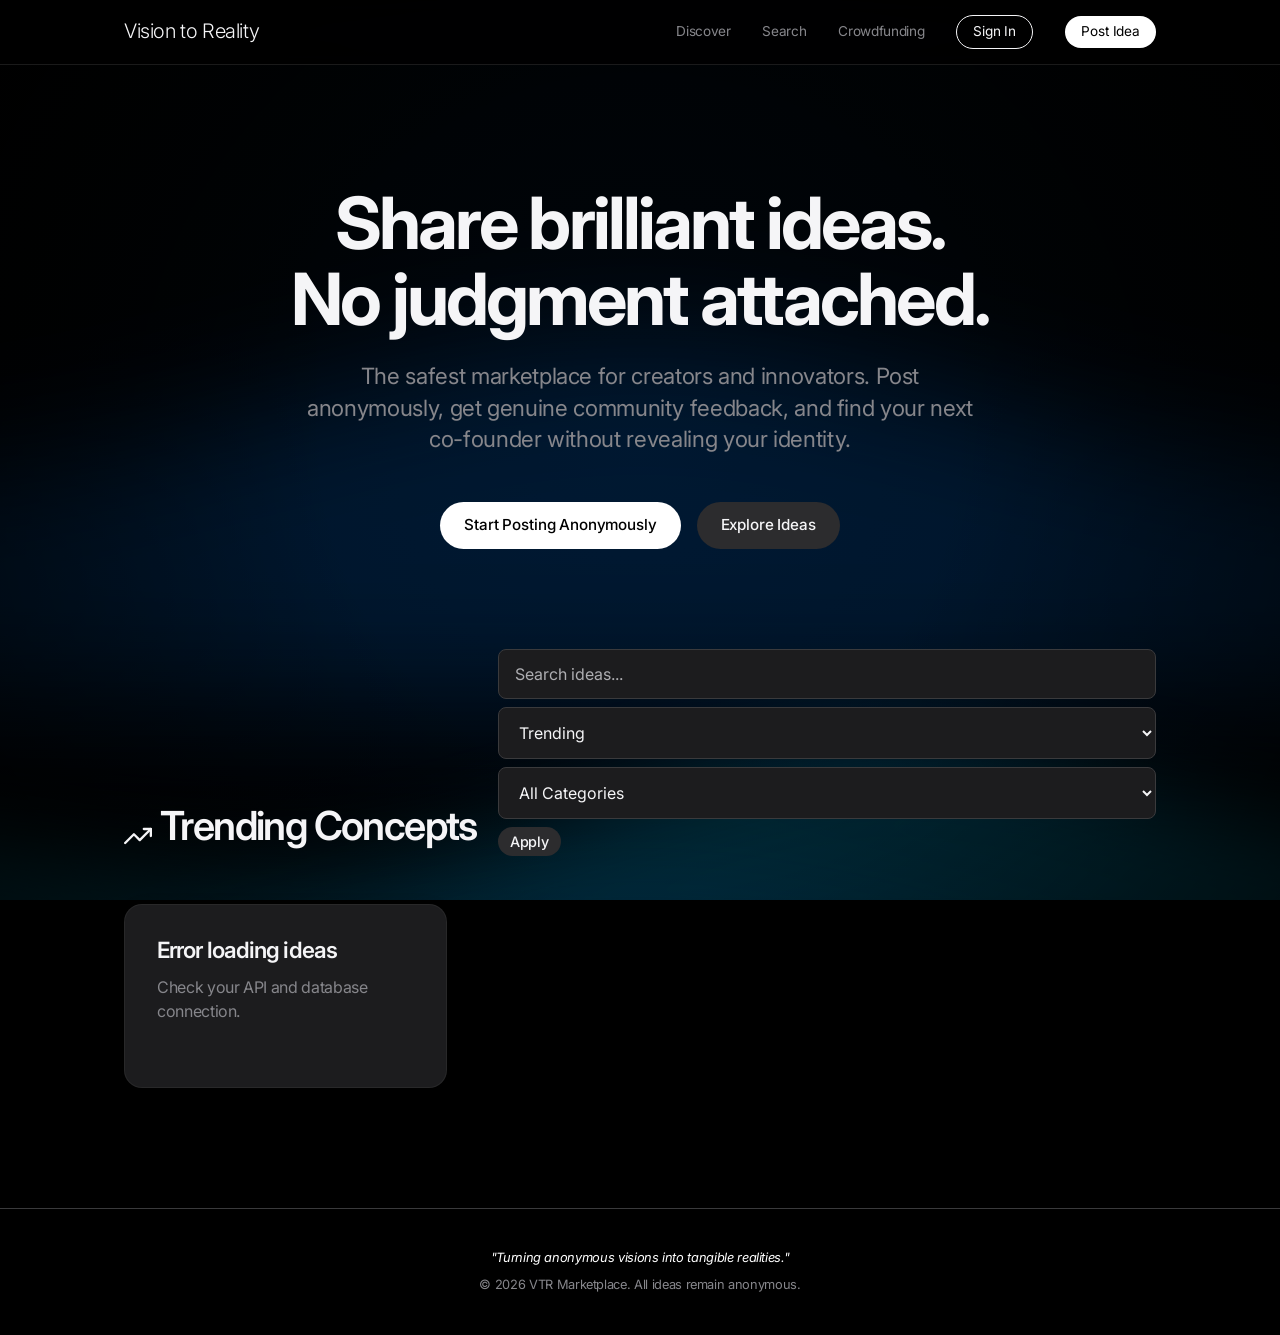
<file: pages/idea-details.html>
<!DOCTYPE html>
<html lang="en">
<head>
    <meta charset="UTF-8">
    <meta name="viewport" content="width=device-width, initial-scale=1.0">
    <title>Idea Details - Anonymous Idea Marketplace</title>
    <link rel="stylesheet" href="../styles.css">
    <script src="../js/background.js" defer></script>
    <link href="https://fonts.googleapis.com/css2?family=Inter:wght@400;500;600;700&family=Roboto:wght@400;500&display=swap" rel="stylesheet">
</head>
<body>
    <nav class="navbar">
        <div class="container nav-content">
            <div class="logo">
                <a href="../index.html" style="color: var(--text-main); display: flex; align-items: center; gap: 8px;">
                    <span style="font-weight: 300;">Vision to Reality</span>
                </a>
            </div>
            <div class="nav-links" id="navLinks">
                <a href="dashboard.html">Dashboard</a>
                <a href="notifications.html" id="notifLink">Notifications</a>
                <a href="../index.html">Discover</a>
            </div>
        </div>
    </nav>

    <main class="container" style="padding-top: 48px; padding-bottom: 72px;">
        <article id="ideaCard" class="idea-card" style="max-width: 900px; margin: 0 auto;">
            <div class="card-header">
                <span id="ideaCategory" class="category-tag">Loading...</span>
                <span id="ideaStage" class="text-muted" style="font-size: 0.85rem;"></span>
            </div>
            <h1 id="ideaTitle" class="idea-title" style="font-size: 2rem;">Loading idea...</h1>

            <section style="margin: 24px 0;">
                <h3 style="margin-bottom: 8px;">Problem Statement</h3>
                <p id="ideaProblem" class="idea-description" style="display:block; -webkit-line-clamp: unset; margin-bottom: 0;">Please wait...</p>
            </section>

            <section style="margin: 24px 0;">
                <h3 style="margin-bottom: 8px;">Proposed Solution</h3>
                <p id="ideaSolution" class="idea-description" style="display:block; -webkit-line-clamp: unset; margin-bottom: 0;">Please wait...</p>
            </section>

            <section style="margin: 24px 0;">
                <h3 style="margin-bottom: 8px;">Tags</h3>
                <p id="ideaTags" class="text-muted">-</p>
            </section>

            <section style="margin: 24px 0;">
                <h3 style="margin-bottom: 8px;">Similarity Advisory</h3>
                <p id="similarityInfo" class="text-muted">Checking similarity...</p>
                <p id="attachmentInfo" class="text-muted"></p>
            </section>

            <div class="card-footer">
                <div class="creator-info">
                    <div class="creator-avatar"></div>
                    <span id="ideaAuthor">Anonymous</span>
                </div>
                <div class="stats">
                    <span id="ideaVotes" class="stat-item upvotes">Score: 0</span>
                    <span id="ideaDate" class="stat-item text-muted"></span>
                </div>
            </div>

            <div style="display:flex; gap: 10px; margin-top: 18px; flex-wrap: wrap;">
                <button id="upvoteBtn" class="btn btn-secondary">Upvote</button>
                <button id="downvoteBtn" class="btn btn-secondary">Downvote</button>
                <button id="collabBtn" class="btn btn-primary">Send Collaboration Request</button>
                <button id="reportIdeaBtn" class="btn btn-outline">Report Idea</button>
            </div>

            <div id="ideaMessage" style="display:none; margin-top: 12px; padding: 10px; border-radius: var(--radius-sm);"></div>

            <section style="margin-top: 28px; border-top: 1px solid var(--bg-tertiary); padding-top: 18px;">
                <h3 style="margin-bottom: 12px;">Discussion</h3>
                <form id="commentForm" style="display:flex; gap: 10px; align-items: flex-start;">
                    <textarea id="commentContent" class="form-control" placeholder="Write a constructive comment..." style="min-height: 90px;"></textarea>
                    <button type="submit" class="btn btn-primary">Post</button>
                </form>
                <div id="commentsList" style="margin-top: 16px;"></div>
                <div style="display:flex; justify-content:space-between; align-items:center; margin-top: 12px;">
                    <button id="prevCommentsBtn" class="btn btn-secondary" type="button" style="padding:6px 12px; font-size:0.85rem;">Previous</button>
                    <span id="commentsPageInfo" class="text-muted" style="font-size:0.85rem;"></span>
                    <button id="nextCommentsBtn" class="btn btn-secondary" type="button" style="padding:6px 12px; font-size:0.85rem;">Next</button>
                </div>
            </section>
        </article>
    </main>

    <script>
        let currentIdeaId = null;
        let commentsPage = 1;
        let commentsTotalPages = 1;

        function showMessage(text, isError = false) {
            const box = document.getElementById('ideaMessage');
            box.textContent = text;
            box.style.display = 'block';
            box.style.background = isError ? 'rgba(239, 68, 68, 0.15)' : 'rgba(16, 185, 129, 0.15)';
            box.style.border = isError ? '1px solid rgba(239, 68, 68, 0.35)' : '1px solid rgba(16, 185, 129, 0.35)';
            box.style.color = isError ? '#fca5a5' : '#86efac';
        }

        function getIdeaIdFromQuery() {
            const params = new URLSearchParams(window.location.search);
            return params.get('id');
        }

        async function loadComments() {
            const commentsList = document.getElementById('commentsList');

            try {
                const response = await fetch(`../api/comments/list.php?idea_id=${encodeURIComponent(currentIdeaId)}&page=${commentsPage}&per_page=10`);
                const data = await response.json();

                if (!data.success) {
                    commentsList.innerHTML = '<p class="text-muted">Could not load comments.</p>';
                    return;
                }

                if (data.comments.length === 0) {
                    commentsList.innerHTML = '<p class="text-muted">No comments yet. Start the discussion.</p>';
                    document.getElementById('commentsPageInfo').textContent = 'Page 1 of 1';
                    return;
                }

                commentsTotalPages = data.pagination ? Number(data.pagination.total_pages || 1) : 1;
                document.getElementById('commentsPageInfo').textContent = `Page ${commentsPage} of ${commentsTotalPages}`;
                document.getElementById('prevCommentsBtn').disabled = commentsPage <= 1;
                document.getElementById('nextCommentsBtn').disabled = commentsPage >= commentsTotalPages;

                commentsList.innerHTML = data.comments.map((comment) => {
                    const created = new Date(comment.created_at).toLocaleString();
                    const indent = comment.parent_comment_id ? 24 : 0;
                    return `
                        <div class="dash-item" style="margin-bottom: 10px; align-items:flex-start; margin-left:${indent}px;">
                            <div class="dash-item-info">
                                <h3 style="font-size: 0.95rem;">${comment.pseudonym}</h3>
                                <p style="margin: 6px 0 8px 0; color: var(--text-main);">${comment.content}</p>
                                <div class="dash-item-meta"><span>${created}</span><span>Helpful score: ${comment.helpful_score || 0}</span></div>
                                <div style="display:flex; gap:6px; margin-top: 8px;">
                                    <button class="btn btn-secondary react-btn" data-id="${comment.id}" data-reaction="helpful" style="padding:5px 10px; font-size:0.8rem;">Helpful</button>
                                    <button class="btn btn-outline react-btn" data-id="${comment.id}" data-reaction="unhelpful" style="padding:5px 10px; font-size:0.8rem;">Unhelpful</button>
                                    <button class="btn btn-outline reply-btn" data-id="${comment.id}" style="padding:5px 10px; font-size:0.8rem;">Reply</button>
                                    <button class="btn btn-outline report-comment-btn" data-id="${comment.id}" style="padding:5px 10px; font-size:0.8rem;">Report</button>
                                </div>
                            </div>
                        </div>
                    `;
                }).join('');
            } catch (error) {
                console.error('Failed to load comments:', error);
                commentsList.innerHTML = '<p class="text-muted">Error loading comments.</p>';
            }
        }

        async function castVote(voteType) {
            const formData = new FormData();
            formData.append('idea_id', currentIdeaId);
            formData.append('vote_type', voteType);

            try {
                const response = await fetch('../api/votes/cast.php', {
                    method: 'POST',
                    body: formData
                });
                const data = await response.json();

                if (!data.success) {
                    showMessage(data.message || 'Vote failed', true);
                    return;
                }

                document.getElementById('ideaVotes').textContent = `Score: ${data.vote_score}`;
                showMessage('Vote recorded successfully.');
            } catch (error) {
                console.error('Vote failed:', error);
                showMessage('Could not submit vote.', true);
            }
        }

        async function sendCollaborationRequest() {
            if (!currentUserId) {
                alert('You must be signed in to send a collaboration request.');
                window.location.href = '../login.html';
                return;
            }

            const message = prompt('Enter message for collaboration request:', 'I would like to collaborate on this idea.');
            if (message === null) {
                return;
            }

            const formData = new FormData();
            formData.append('idea_id', currentIdeaId);
            formData.append('message', message.trim());

            try {
                const response = await fetch('../api/collaboration/send.php', {
                    method: 'POST',
                    body: formData
                });
                const data = await response.json();

                if (!data.success) {
                    showMessage(data.message || 'Request failed', true);
                    return;
                }

                showMessage('Collaboration request sent.');
            } catch (error) {
                console.error('Request failed:', error);
                showMessage('Could not send collaboration request.', true);
            }
        }

        async function fetchUnreadCount() {
            try {
                const response = await fetch('../api/notifications/unread_count.php');
                const data = await response.json();
                if (data.success && data.unread_count > 0) {
                    const notifLink = document.getElementById('notifLink');
                    if (notifLink) {
                        const badge = document.createElement('span');
                        badge.className = 'nav-badge';
                        badge.textContent = data.unread_count;
                        notifLink.appendChild(badge);
                    }
                }
            } catch (e) { console.error(e); }
        }

        async function postComment(e, parentCommentId = 0) {
            e.preventDefault();

            const content = document.getElementById('commentContent').value.trim();
            if (!content) {
                showMessage('Comment cannot be empty.', true);
                return;
            }

            const formData = new FormData();
            formData.append('idea_id', currentIdeaId);
            formData.append('content', content);
            if (parentCommentId > 0) {
                formData.append('parent_comment_id', parentCommentId);
            }

            try {
                const response = await fetch('../api/comments/create.php', {
                    method: 'POST',
                    body: formData
                });
                const data = await response.json();

                if (!data.success) {
                    showMessage(data.message || 'Comment failed', true);
                    return;
                }

                document.getElementById('commentContent').value = '';
                showMessage('Comment posted.');
                commentsPage = 1;
                await loadComments();
            } catch (error) {
                console.error('Comment failed:', error);
                showMessage('Could not post comment.', true);
            }
        }

        async function reactComment(commentId, reaction) {
            const formData = new FormData();
            formData.append('comment_id', commentId);
            formData.append('reaction', reaction);

            try {
                const response = await fetch('../api/comments/react.php', {
                    method: 'POST',
                    body: formData
                });
                const data = await response.json();
                if (!data.success) {
                    showMessage(data.message || 'Reaction failed', true);
                    return;
                }
                await loadComments();
            } catch (error) {
                console.error('Reaction failed:', error);
                showMessage('Could not react to comment.', true);
            }
        }

        async function reportTarget(targetType, targetId) {
            const reason = prompt('Enter reason (spam / inappropriate / plagiarism / other):', 'spam');
            if (reason === null) {
                return;
            }
            const details = prompt('Additional details (optional):', '');

            const formData = new FormData();
            formData.append('target_type', targetType);
            formData.append('target_id', String(targetId));
            formData.append('reason', reason.trim() || 'other');
            formData.append('details', details ? details.trim() : '');

            try {
                const response = await fetch('../api/reports/create.php', {
                    method: 'POST',
                    body: formData
                });
                const data = await response.json();
                if (!data.success) {
                    showMessage(data.message || 'Report failed', true);
                    return;
                }
                showMessage('Report submitted successfully.');
            } catch (error) {
                console.error('Report failed:', error);
                showMessage('Could not submit report.', true);
            }
        }

        async function loadIdea() {
            const id = getIdeaIdFromQuery();
            if (!id) {
                alert('Missing idea id.');
                window.location.href = '../index.html';
                return;
            }

            currentIdeaId = id;

            try {
                const response = await fetch(`../api/ideas/get.php?id=${encodeURIComponent(id)}`);
                const data = await response.json();

                if (!data.success) {
                    alert(data.message || 'Idea not found');
                    window.location.href = '../index.html';
                    return;
                }

                const idea = data.idea;
                currentUserId = data.current_user_id;
                fetchUnreadCount();
                
                document.title = `${idea.title} - Idea Details`;
                document.getElementById('ideaTitle').textContent = idea.title;
                document.getElementById('ideaCategory').textContent = idea.category;
                document.getElementById('ideaStage').textContent = `Stage: ${idea.stage}`;
                document.getElementById('ideaProblem').textContent = idea.problem_statement;
                document.getElementById('ideaSolution').textContent = idea.proposed_solution;
                document.getElementById('ideaTags').textContent = idea.tags || 'No tags';
                document.getElementById('ideaAuthor').textContent = idea.pseudonym;
                document.getElementById('ideaVotes').textContent = `Score: ${idea.vote_score}`;
                document.getElementById('ideaDate').textContent = new Date(idea.created_at).toLocaleString();

                const similarityText = idea.similarity_score > 0
                    ? `Similarity score: ${idea.similarity_score}%${idea.similar_idea_id ? ` (related idea ID: ${idea.similar_idea_id})` : ''}`
                    : 'No strong similarity detected.';
                document.getElementById('similarityInfo').textContent = similarityText;

                if (idea.attachment_path) {
                    document.getElementById('attachmentInfo').innerHTML = `Attachment: <a href="../${idea.attachment_path}" target="_blank">Open file</a>`;
                } else {
                    document.getElementById('attachmentInfo').textContent = 'No attachment uploaded.';
                }

                await loadComments();
            } catch (error) {
                console.error('Failed to load idea:', error);
                alert('Could not load idea details.');
                window.location.href = '../index.html';
            }
        }

        document.getElementById('upvoteBtn').addEventListener('click', function() {
            castVote(1);
        });

        document.getElementById('downvoteBtn').addEventListener('click', function() {
            castVote(-1);
        });

        document.getElementById('collabBtn').addEventListener('click', sendCollaborationRequest);
        document.getElementById('commentForm').addEventListener('submit', postComment);
        document.getElementById('reportIdeaBtn').addEventListener('click', function() {
            reportTarget('idea', currentIdeaId);
        });

        document.getElementById('prevCommentsBtn').addEventListener('click', function() {
            if (commentsPage > 1) {
                commentsPage -= 1;
                loadComments();
            }
        });

        document.getElementById('nextCommentsBtn').addEventListener('click', function() {
            if (commentsPage < commentsTotalPages) {
                commentsPage += 1;
                loadComments();
            }
        });

        document.getElementById('commentsList').addEventListener('click', function(e) {
            const reactBtn = e.target.closest('.react-btn');
            const replyBtn = e.target.closest('.reply-btn');
            const reportCommentBtn = e.target.closest('.report-comment-btn');

            if (reactBtn) {
                reactComment(reactBtn.dataset.id, reactBtn.dataset.reaction);
            }

            if (replyBtn) {
                const text = prompt('Reply to this comment:');
                if (text && text.trim()) {
                    document.getElementById('commentContent').value = text.trim();
                    const fakeEvent = { preventDefault: () => {} };
                    postComment(fakeEvent, Number(replyBtn.dataset.id));
                }
            }

            if (reportCommentBtn) {
                reportTarget('comment', reportCommentBtn.dataset.id);
            }
        });

        loadIdea();
    </script>
</body>
</html>
</file>
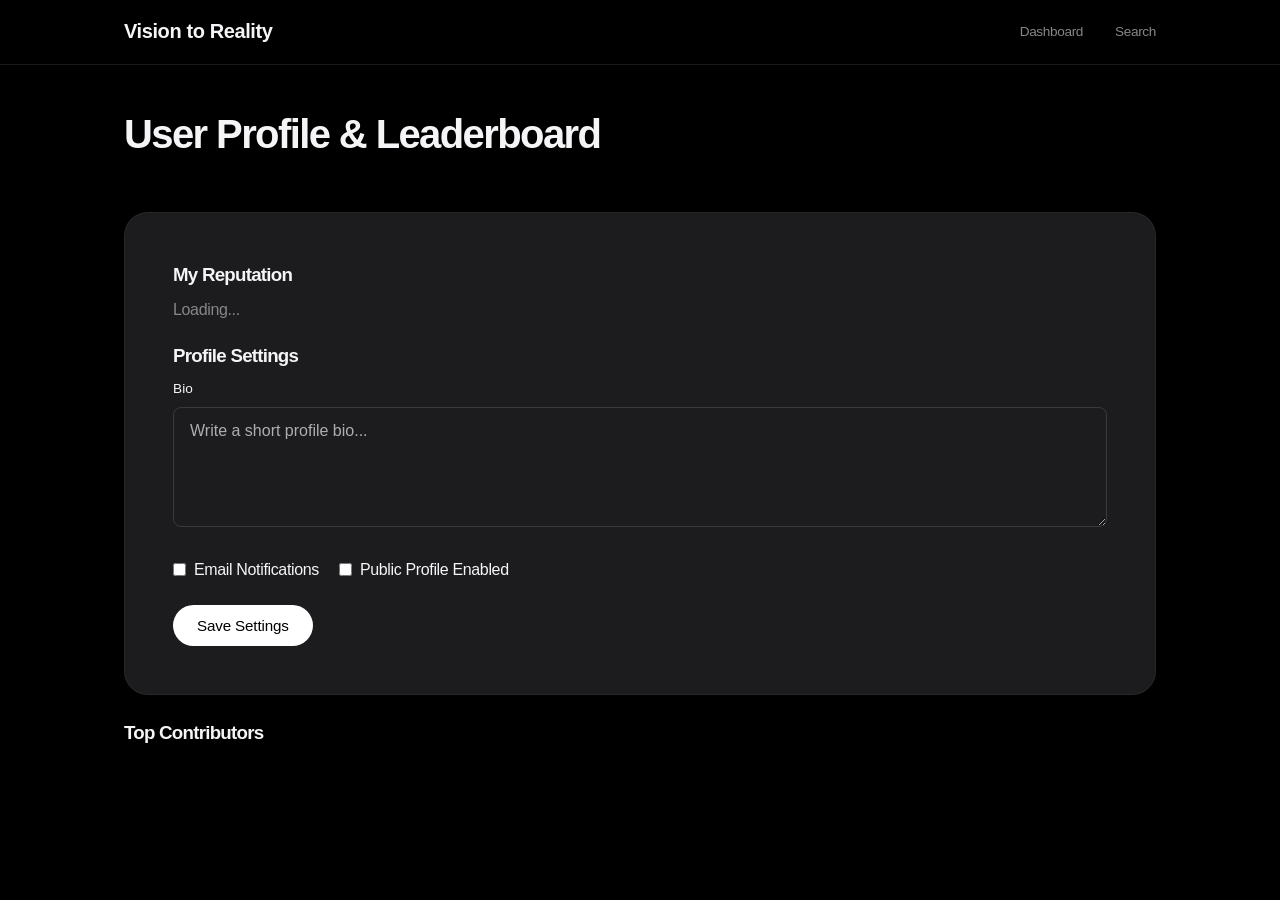
<file: pages/profile.html>
<!DOCTYPE html>
<html lang="en">
<head>
    <meta charset="UTF-8">
    <meta name="viewport" content="width=device-width, initial-scale=1.0">
    <title>User Profile - Anonymous Idea Marketplace</title>
    <link rel="stylesheet" href="../styles.css">
</head>
<body>
    <nav class="navbar">
        <div class="container nav-content">
            <div class="logo"><a href="../index.html" style="color: var(--text-main);">Vision to Reality</a></div>
            <div class="nav-links"><a href="dashboard.html">Dashboard</a><a href="search.html">Search</a></div>
        </div>
    </nav>

    <main class="container" style="padding-top:40px; padding-bottom:60px;">
        <div class="section-header"><h2>User Profile & Leaderboard</h2></div>

        <div class="auth-container" style="max-width: 100%; margin:0 0 24px 0;">
            <h3 style="margin-bottom: 10px;">My Reputation</h3>
            <div id="myProfile" class="text-muted">Loading...</div>
            <div id="myLogs" style="margin-top: 12px;"></div>

            <h3 style="margin: 20px 0 10px 0;">Profile Settings</h3>
            <form id="settingsForm">
                <div class="form-group">
                    <label class="form-label" for="bio">Bio</label>
                    <textarea id="bio" class="form-control" placeholder="Write a short profile bio..."></textarea>
                </div>
                <div class="form-group" style="display:flex; gap:20px; align-items:center; flex-wrap:wrap;">
                    <label style="display:flex; gap:8px; align-items:center;">
                        <input type="checkbox" id="emailNotifications"> Email Notifications
                    </label>
                    <label style="display:flex; gap:8px; align-items:center;">
                        <input type="checkbox" id="publicProfile"> Public Profile Enabled
                    </label>
                </div>
                <button class="btn btn-primary" type="submit">Save Settings</button>
            </form>
        </div>

        <h3 style="margin-bottom:12px;">Top Contributors</h3>
        <div id="leaderboard" class="dash-list"></div>
    </main>

    <script>
        async function checkAuth() {
            const response = await fetch('../api/check_auth.php');
            const data = await response.json();
            if (!data.authenticated) {
                window.location.href = '../login.html';
                return false;
            }
            return true;
        }

        async function loadMyProfile() {
            const [repResponse, profileResponse] = await Promise.all([
                fetch('../api/reputation/me.php'),
                fetch('../api/profile/get.php')
            ]);

            const repData = await repResponse.json();
            const profileData = await profileResponse.json();

            if (repData.success) {
                document.getElementById('myProfile').textContent = `Points: ${repData.profile.reputation_points} | Badge: ${repData.profile.badge}`;
            }

            if (profileData.success) {
                document.getElementById('bio').value = profileData.profile.bio || '';
                document.getElementById('emailNotifications').checked = Number(profileData.settings.email_notifications_enabled) === 1;
                document.getElementById('publicProfile').checked = Number(profileData.settings.public_profile_enabled) === 1;
            }

            const logs = repData.logs || [];
            document.getElementById('myLogs').innerHTML = logs.length === 0
                ? '<p class="text-muted">No activity logs yet.</p>'
                : logs.map((log) => `<div class="dash-item-meta"><span>${log.reason}</span><span>${log.points > 0 ? '+' : ''}${log.points} pts</span><span>${new Date(log.created_at).toLocaleString()}</span></div>`).join('');
        }

        async function saveSettings(e) {
            e.preventDefault();

            const formData = new FormData();
            formData.append('bio', document.getElementById('bio').value.trim());
            formData.append('email_notifications_enabled', document.getElementById('emailNotifications').checked ? '1' : '0');
            formData.append('public_profile_enabled', document.getElementById('publicProfile').checked ? '1' : '0');

            const response = await fetch('../api/profile/update.php', {
                method: 'POST',
                body: formData
            });
            const data = await response.json();
            alert(data.message || 'Settings updated.');
        }

        async function loadLeaderboard() {
            const response = await fetch('../api/reputation/leaderboard.php');
            const data = await response.json();
            const board = document.getElementById('leaderboard');
            if (!data.success || data.leaders.length === 0) {
                board.innerHTML = '<div class="dash-item"><div class="dash-item-info"><h3>No leaderboard data</h3></div></div>';
                return;
            }

            board.innerHTML = data.leaders.map((user, index) => `
                <article class="dash-item">
                    <div class="dash-item-info">
                        <h3>#${index + 1} ${user.email}</h3>
                        <div class="dash-item-meta"><span>Points: ${user.reputation_points}</span><span>Badge: ${user.badge}</span></div>
                    </div>
                </article>
            `).join('');
        }

        (async function init() {
            const ok = await checkAuth();
            if (!ok) return;
            await loadMyProfile();
            await loadLeaderboard();
        })();

        document.getElementById('settingsForm').addEventListener('submit', saveSettings);
    </script>
</body>
</html>
</file>
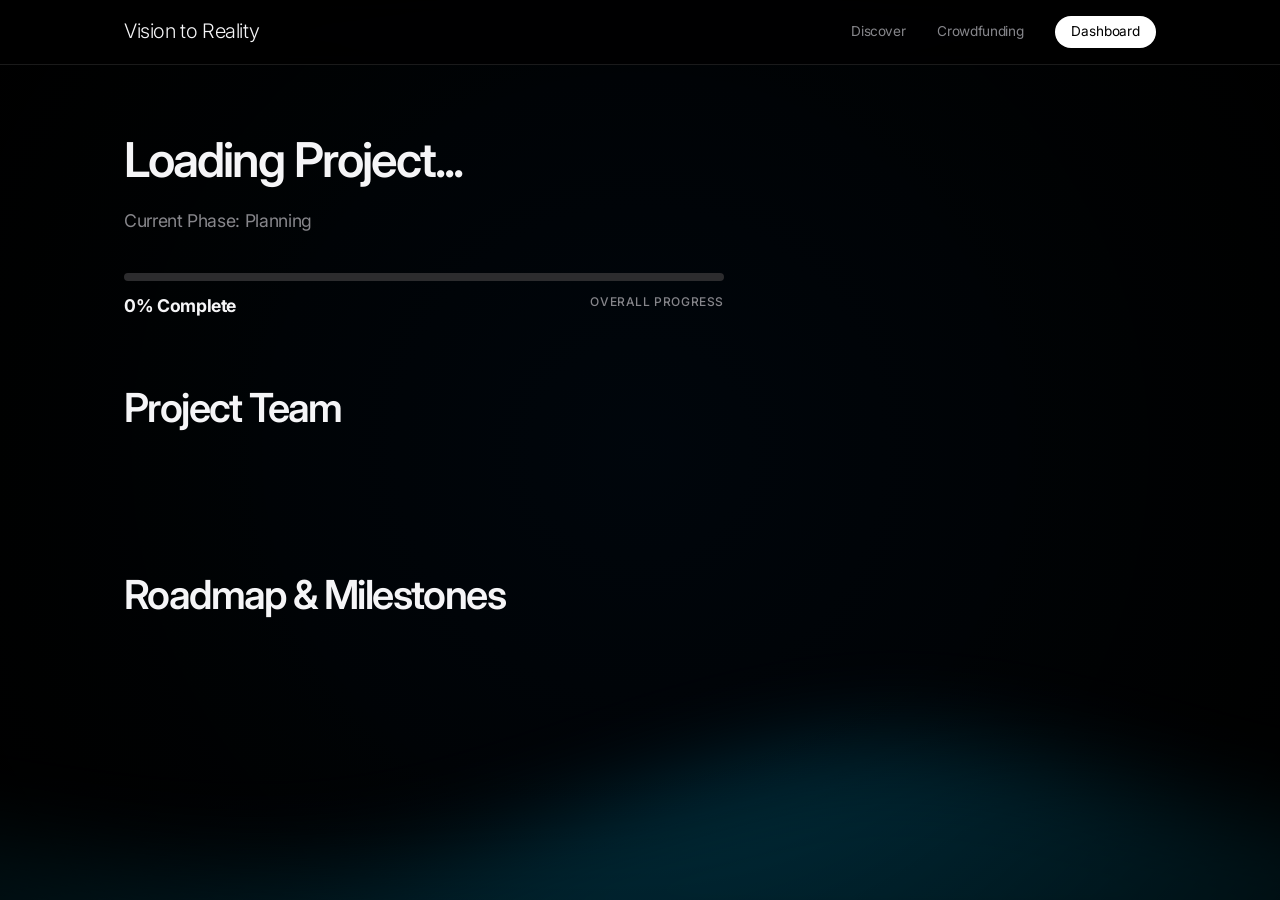
<file: pages/project-tracking.html>
<!DOCTYPE html>
<html lang="en">
<head>
    <meta charset="UTF-8">
    <meta name="viewport" content="width=device-width, initial-scale=1.0">
    <title>Milestone Tracking - Vision to Reality</title>
    <link rel="stylesheet" href="../styles.css">
    <link href="https://fonts.googleapis.com/css2?family=Inter:wght@400;500;600;700;800&display=swap" rel="stylesheet">
    <style>
        .milestone-list {
            display: flex;
            flex-direction: column;
            gap: 24px;
            margin-top: 40px;
        }
        .milestone-item {
            background: var(--bg-secondary);
            border-radius: var(--radius-md);
            padding: 24px;
            border: 1px solid rgba(255,255,255,0.05);
            display: grid;
            grid-template-columns: 80px 1fr 150px;
            align-items: center;
            gap: 24px;
        }
        .milestone-status-icon {
            width: 48px;
            height: 48px;
            border-radius: 50%;
            display: flex;
            align-items: center;
            justify-content: center;
            font-size: 1.2rem;
        }
        .status-completed { background: rgba(50, 215, 75, 0.1); color: var(--accent-success); }
        .status-in-progress { background: rgba(10, 132, 255, 0.1); color: var(--accent-blue); }
        .status-pending { background: rgba(134, 134, 139, 0.1); color: var(--text-muted); }
        
        .team-grid {
            display: grid;
            grid-template-columns: repeat(auto-fill, minmax(200px, 1fr));
            gap: 20px;
            margin-top: 24px;
        }
        .team-member {
            background: var(--bg-tertiary);
            padding: 16px;
            border-radius: var(--radius-sm);
            text-align: center;
        }
        .member-role {
            font-size: 0.75rem;
            color: var(--text-muted);
            text-transform: uppercase;
            margin-top: 4px;
        }
    </style>
</head>
<body>
    <div class="bg-visuals">
        <div class="wave"></div>
    </div>

    <nav class="navbar">
        <div class="container nav-content">
            <div class="logo">
                <a href="../index.html" style="color: inherit; display: flex; align-items: center; gap: 8px;">
                    <span style="font-weight: 300;">Vision to Reality</span>
                </a>
            </div>
            <div id="navLinks" class="nav-links">
                <a href="../index.html">Discover</a>
                <a href="crowdfunding.html">Crowdfunding</a>
                <a href="dashboard.html" class="btn btn-primary" style="padding: 6px 16px;">Dashboard</a>
            </div>
        </div>
    </nav>

    <main class="container" style="margin-top: 60px; margin-bottom: 100px;">
        <header class="animate-fade-in">
            <h1 id="projectTitle" style="font-size: 3rem; margin-bottom: 12px;">Loading Project...</h1>
            <p id="projectStatus" class="text-muted" style="font-size: 1.1rem; margin-bottom: 40px;">Current Phase: Planning</p>

            <div class="progress-container" style="max-width: 600px; margin-bottom: 60px;">
                <div class="progress-bar-bg">
                    <div id="projectProgressBar" class="progress-bar-fill" style="width: 0%"></div>
                </div>
                <div class="progress-stats">
                    <span id="progressText" class="stat-value">0% Complete</span>
                    <span class="stat-label">Overall Progress</span>
                </div>
            </div>
        </header>

        <section class="animate-fade-in delay-1">
            <div class="section-header">
                <h2>Project Team</h2>
            </div>
            <div id="teamGrid" class="team-grid">
                <!-- Team members will be loaded here -->
            </div>
        </section>

        <section class="animate-fade-in delay-2" style="margin-top: 80px;">
            <div class="section-header">
                <h2>Roadmap & Milestones</h2>
            </div>
            <div id="milestoneList" class="milestone-list">
                <!-- Milestones will be loaded here -->
            </div>
        </section>
    </main>

    <script>
        const urlParams = new URLSearchParams(window.location.search);
        const projectId = urlParams.get('id');

        async function loadProjectData() {
            if (!projectId) return;

            try {
                const response = await fetch(`../api/projects/details.php?id=${projectId}`);
                const data = await response.json();

                if (!data.success) {
                    alert(data.message);
                    return;
                }

                const p = data.project;
                document.getElementById('projectTitle').textContent = p.title;
                document.getElementById('projectStatus').textContent = `Current Phase: ${p.status}`;

                // Load Team
                const teamGrid = document.getElementById('teamGrid');
                let teamHtml = `
                    <div class="team-member" style="border: 1px solid var(--accent-success);">
                        <div style="font-weight: 600;">${p.creator_email.split('@')[0]}</div>
                        <div class="member-role">Creator</div>
                    </div>
                `;

                if (data.investor) {
                    teamHtml += `
                        <div class="team-member" style="border: 1px solid var(--accent-blue);">
                            <div style="font-weight: 600;">${data.investor.email.split('@')[0]}</div>
                            <div class="member-role">Investor</div>
                        </div>
                    `;
                }

                data.collaborators.forEach(c => {
                    teamHtml += `
                        <div class="team-member">
                            <div style="font-weight: 600;">${c.email.split('@')[0]}</div>
                            <div class="member-role">${c.role}</div>
                        </div>
                    `;
                });
                teamGrid.innerHTML = teamHtml;

                // Load Milestones
                const milestoneList = document.getElementById('milestoneList');
                let completedCount = 0;
                milestoneList.innerHTML = data.milestones.map(m => {
                    if (m.status === 'Completed') completedCount++;
                    const statusClass = `status-${m.status.toLowerCase().replace(' ', '-')}`;
                    const icon = m.status === 'Completed' ? '✓' : (m.status === 'In Progress' ? '⋯' : '○');
                    
                    return `
                        <div class="milestone-item">
                            <div class="milestone-status-icon ${statusClass}">${icon}</div>
                            <div>
                                <h3 style="font-size: 1.1rem; margin-bottom: 4px;">${m.title}</h3>
                                <p class="text-muted" style="font-size: 0.9rem;">${m.description}</p>
                            </div>
                            <div style="text-align: right;">
                                <div style="font-size: 0.8rem; font-weight: 600;">${m.status}</div>
                                <div class="text-muted" style="font-size: 0.75rem;">Due: ${new Date(m.due_date).toLocaleDateString()}</div>
                            </div>
                        </div>
                    `;
                }).join('');

                // Update Progress Bar
                if (data.milestones.length > 0) {
                    const percent = Math.round((completedCount / data.milestones.length) * 100);
                    document.getElementById('projectProgressBar').style.width = `${percent}%`;
                    document.getElementById('progressText').textContent = `${percent}% Complete`;
                }

            } catch (error) {
                console.error(error);
            }
        }

        async function initNavbar() {
            try {
                const response = await fetch('../api/check_auth.php');
                const data = await response.json();
                if (data.authenticated) {
                    // Already handled by static HTML + CSS for now
                } else {
                    window.location.href = '../login.html';
                }
            } catch (e) {}
        }

        loadProjectData();
        initNavbar();
    </script>
</body>
</html>
</file>
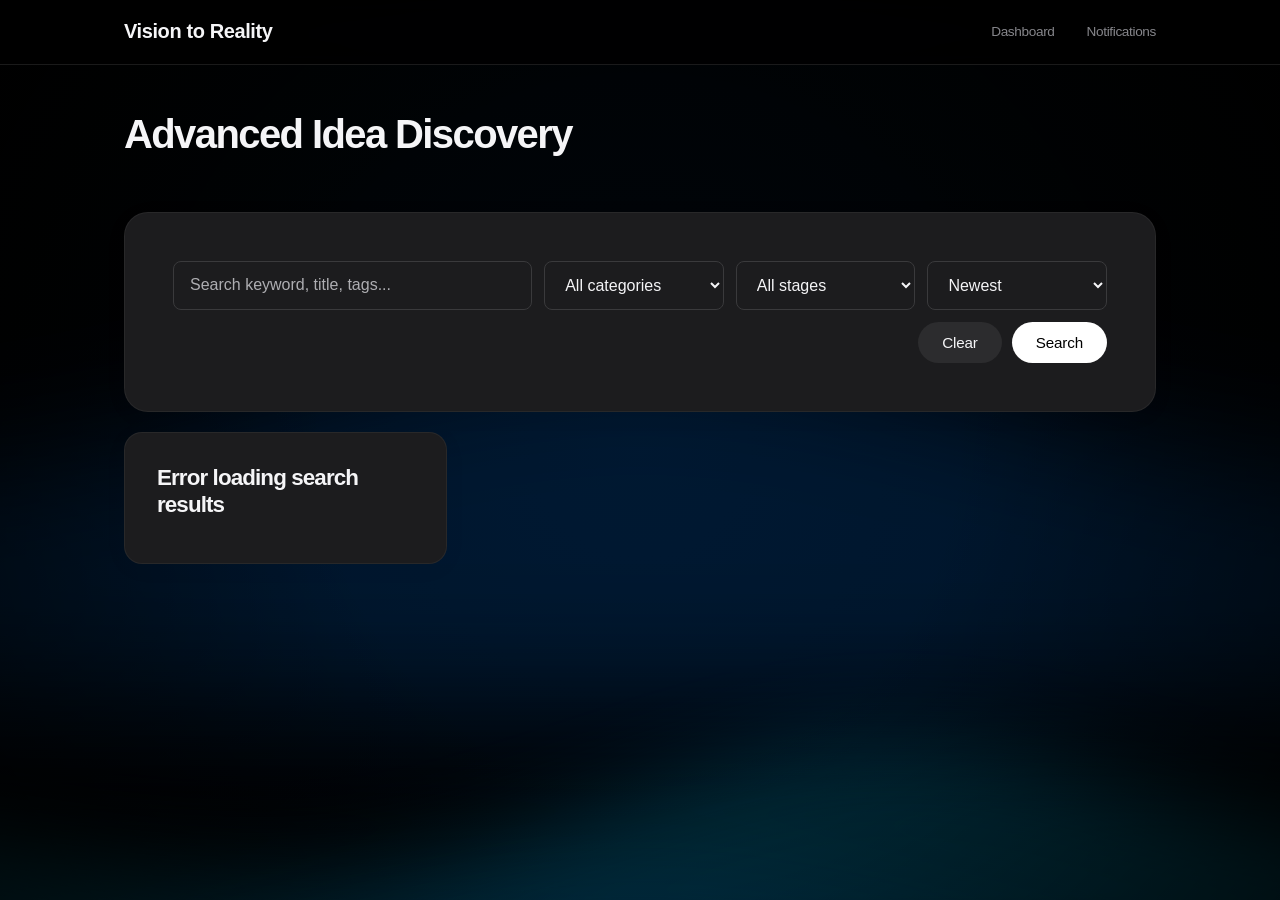
<file: pages/search.html>
<!DOCTYPE html>
<html lang="en">
<head>
    <meta charset="UTF-8">
    <meta name="viewport" content="width=device-width, initial-scale=1.0">
    <title>Idea Discovery - Anonymous Idea Marketplace</title>
    <link rel="stylesheet" href="../styles.css">
    <script src="../js/background.js" defer></script>
</head>
<body>
    <nav class="navbar">
        <div class="container nav-content">
            <div class="logo"><a href="../index.html" style="color: var(--text-main);">Vision to Reality</a></div>
            <div class="nav-links">
                <a href="dashboard.html">Dashboard</a>
                <a href="notifications.html">Notifications</a>
            </div>
        </div>
    </nav>

    <main class="container" style="padding-top: 40px; padding-bottom: 60px;">
        <div class="section-header">
            <h2>Advanced Idea Discovery</h2>
        </div>

        <form id="searchForm" class="auth-container" style="max-width: 100%; margin: 0 0 20px 0;">
            <div style="display:grid; grid-template-columns: 2fr 1fr 1fr 1fr; gap: 12px;">
                <input id="q" class="form-control" placeholder="Search keyword, title, tags...">
                <select id="category" class="form-control"><option value="">All categories</option></select>
                <select id="stage" class="form-control">
                    <option value="">All stages</option>
                    <option value="Concept">Concept</option>
                    <option value="Prototype">Prototype</option>
                    <option value="Beta">Beta</option>
                    <option value="Startup">Startup</option>
                </select>
                <select id="sort" class="form-control">
                    <option value="new">Newest</option>
                    <option value="top">Top Rated</option>
                    <option value="trending">Trending</option>
                </select>
            </div>
            <div style="margin-top: 12px; display:flex; justify-content:flex-end; gap: 10px;">
                <button type="button" id="clearBtn" class="btn btn-secondary">Clear</button>
                <button type="submit" class="btn btn-primary">Search</button>
            </div>
        </form>

        <div id="results" class="ideas-grid"></div>
    </main>

    <script>
        async function loadCategories() {
            try {
                const response = await fetch('../api/categories/list.php');
                const data = await response.json();
                if (!data.success) return;
                const category = document.getElementById('category');
                data.categories.forEach((item) => {
                    const option = document.createElement('option');
                    option.value = item.name;
                    option.textContent = item.name;
                    category.appendChild(option);
                });
            } catch (error) {
                console.error(error);
            }
        }

        async function searchIdeas() {
            const q = document.getElementById('q').value.trim();
            const category = document.getElementById('category').value;
            const stage = document.getElementById('stage').value;
            const sort = document.getElementById('sort').value;

            const params = new URLSearchParams();
            params.set('q', q);
            params.set('category', category);
            params.set('stage', stage);
            params.set('sort', sort);
            params.set('status', 'Published');
            params.set('refresh_trending', '1');

            const results = document.getElementById('results');
            results.innerHTML = '<article class="idea-card"><h3 class="idea-title">Loading...</h3></article>';

            try {
                const response = await fetch(`../api/ideas/list.php?${params.toString()}`);
                const data = await response.json();
                if (!data.success || data.ideas.length === 0) {
                    results.innerHTML = '<article class="idea-card"><h3 class="idea-title">No matching ideas</h3></article>';
                    return;
                }

                results.innerHTML = data.ideas.map((idea) => {
                    const tagsHtml = (idea.tags || '').split(',').filter(t => t.trim()).map(tag => `<span class="tag-pill">${tag.trim()}</span>`).join('');
                    const isTrending = Number(idea.trending_score) > 5;
                    const trendingBadge = isTrending ? '<span class="trending-badge">Trending</span>' : '';
                    
                    return `
                        <article class="idea-card">
                            <div class="card-header">
                                <span class="category-tag">${idea.category}</span>
                                ${trendingBadge}
                            </div>
                            <h3 class="idea-title">${idea.title}</h3>
                            <div class="tag-container">
                                ${tagsHtml}
                                <span class="tag-pill" style="color: var(--accent-blue); border-color: var(--accent-blue);">${idea.stage}</span>
                            </div>
                            <p class="idea-description">${idea.problem_statement}</p>
                            <div class="card-footer">
                                <div class="creator-info">
                                    <div class="creator-avatar"></div>
                                    <span>${idea.pseudonym}</span>
                                </div>
                                <div class="stats">
                                    <span class="stat-item upvotes">▲ ${idea.vote_score}</span>
                                    <span class="stat-item comments">● ${idea.comments_count || 0}</span>
                                    <a href="idea-details.html?id=${idea.id}" class="btn btn-secondary" style="padding: 4px 12px; font-size: 0.75rem;">View Details</a>
                                </div>
                            </div>
                        </article>
                    `;
                }).join('');
            } catch (error) {
                console.error(error);
                results.innerHTML = '<article class="idea-card"><h3 class="idea-title">Error loading search results</h3></article>';
            }
        }

        document.getElementById('searchForm').addEventListener('submit', function(e) {
            e.preventDefault();
            searchIdeas();
        });

        document.getElementById('clearBtn').addEventListener('click', function() {
            document.getElementById('searchForm').reset();
            searchIdeas();
        });

        loadCategories();
        searchIdeas();
    </script>
</body>
</html>
</file>
<file: styles.css>
/* Base Styles & Variables - Apple/Luxury Minimalist Theme */
:root {
    --bg-primary: #000000;       /* Jet black background */
    --bg-secondary: #1c1c1e;     /* Dark gray card background */
    --bg-tertiary: #2c2c2e;      /* Input/Hover background */
    --accent-primary: #ffffff;   /* Pure white for primary actions */
    --accent-hover: #e5e5ea;
    --accent-blue: #0a84ff;      /* Standard iOS blue for dark mode */
    --accent-success: #32d74b;   /* Clean green */
    --text-main: #f5f5f7;        /* Almost white text */
    --text-muted: #86868b;       /* Apple signature medium gray */
    --font-heading: -apple-system, BlinkMacSystemFont, "Inter", "Segoe UI", sans-serif;
    --font-body: -apple-system, BlinkMacSystemFont, "Inter", "Segoe UI", sans-serif;
    --radius-sm: 8px;
    --radius-md: 18px;           /* Squircle aesthetic */
    --radius-lg: 24px;
    --shadow-subtle: 0 4px 24px rgba(0, 0, 0, 0.04);
    --shadow-hover: 0 10px 32px rgba(0, 0, 0, 0.08);
    --transition-fast: 0.3s cubic-bezier(0.25, 0.1, 0.25, 1);
}

* {
    margin: 0;
    padding: 0;
    box-sizing: border-box;
}

body {
    background-color: var(--bg-primary);
    color: var(--text-main);
    font-family: var(--font-body);
    line-height: 1.47059;
    font-weight: 400;
    letter-spacing: -0.022em;
    overflow-x: hidden;
    min-height: 100vh;
    display: flex;
    flex-direction: column;
    -webkit-font-smoothing: antialiased;
    position: relative;
}

.bg-visuals {
    position: fixed;
    top: 0;
    left: 0;
    width: 100%;
    height: 100%;
    z-index: -1;
    overflow: hidden;
    pointer-events: none;
    background: radial-gradient(circle at 50% 50%, rgba(0, 113, 227, 0.05) 0%, #000000 100%);
}

.bg-visuals::after {
    content: '';
    position: absolute;
    top: 0;
    left: 0;
    width: 100%;
    height: 100%;
    background: radial-gradient(circle at 50% 50%, transparent 40%, rgba(0,0,0,0.6) 100%);
    z-index: 2;
}

.wave {
    position: absolute;
    bottom: -10%;
    left: -50%;
    width: 200%;
    height: 100%;
    background: url('data:image/svg+xml;utf8,<svg viewBox="0 0 1440 320" xmlns="http://www.w3.org/2000/svg"><path fill="%2300c7ff" fill-opacity="0.2" d="M0,192L48,197.3C96,203,192,213,288,229.3C384,245,480,267,576,250.7C672,235,768,181,864,181.3C960,181,1056,235,1152,234.7C1248,235,1344,181,1392,154.7L1440,128L1440,320L1392,320C1344,320,1248,320,1152,320C1056,320,960,320,864,320C768,320,672,320,576,320C480,320,384,320,288,320C192,320,96,320,48,320L0,320Z"></path></svg>');
    background-position: bottom;
    background-repeat: repeat-x;
    animation: waveFlow 25s linear infinite;
    filter: blur(45px);
    z-index: 1;
}

.wave:nth-child(2) {
    bottom: -15%;
    opacity: 0.6;
    animation: waveFlow 35s linear infinite reverse;
    background: url('data:image/svg+xml;utf8,<svg viewBox="0 0 1440 320" xmlns="http://www.w3.org/2000/svg"><path fill="%230071e3" fill-opacity="0.3" d="M0,160L60,170.7C120,181,240,203,360,186.7C480,171,600,117,720,117.3C840,117,960,171,1080,186.7C1200,203,1320,181,1380,170.7L1440,160L1440,320L1380,320C1320,320,1200,320,1080,320C960,320,840,320,720,320C600,320,480,320,360,320C240,320,120,320,60,320L0,320Z"></path></svg>');
    filter: blur(65px);
}

@keyframes waveFlow {
    from { transform: translateX(0); }
    to { transform: translateX(50%); }
}

/* Glitter Particles */
.glitter {
    position: absolute;
    width: 100%;
    height: 100%;
}

.glitter-particle {
    position: absolute;
    width: 2px;
    height: 2px;
    background: white;
    border-radius: 50%;
    opacity: 0;
    box-shadow: 0 0 10px 2px white;
    animation: sparkle 4s infinite;
}

@keyframes sparkle {
    0%, 100% { opacity: 0; transform: scale(0); }
    50% { opacity: 0.8; transform: scale(1.5); }
}

h1, h2, h3, h4 {
    font-family: var(--font-heading);
    font-weight: 600;
    letter-spacing: -0.04em;
    color: var(--text-main);
}

a {
    color: var(--accent-blue);
    text-decoration: none;
    transition: color var(--transition-fast);
}

a:hover {
    color: #0077ED;
}

/* Typography Utilities */
.text-gradient {
    /* Removed childish colored gradients, replacing with a sophisticated dark fade */
    color: var(--text-main);
}
.text-muted { color: var(--text-muted); }
.text-center { text-align: center; }

/* Layout & Navigation */
.container {
    max-width: 1080px; /* Tighter layout for premium feel */
    margin: 0 auto;
    padding: 0 24px;
    width: 100%;
}

.navbar {
    background-color: rgba(0, 0, 0, 0.72);
    backdrop-filter: saturate(180%) blur(20px);
    -webkit-backdrop-filter: saturate(180%) blur(20px);
    border-bottom: 1px solid rgba(255,255,255,0.1); /* very subtle border */
    position: sticky;
    top: 0;
    z-index: 100;
}

.nav-content {
    display: flex;
    justify-content: space-between;
    align-items: center;
    height: 64px; /* Thinner navbar */
}

.logo {
    font-size: 1.25rem;
    font-weight: 600;
    display: flex;
    align-items: center;
    gap: 8px;
    color: var(--text-main);
    letter-spacing: -0.02em;
}

.logo span {
    color: var(--text-main);
}

.nav-links {
    display: flex;
    gap: 32px;
    align-items: center;
}

.nav-links a {
    color: var(--text-muted);
    font-weight: 400;
    font-size: 0.85rem;
    position: relative;
}

.nav-badge {
    position: absolute;
    top: -4px;
    right: -8px;
    background-color: #ff3b30;
    color: white;
    font-size: 0.65rem;
    font-weight: 700;
    min-width: 14px;
    height: 14px;
    border-radius: 50%;
    display: flex;
    align-items: center;
    justify-content: center;
    padding: 0 4px;
    border: 2px solid var(--bg-primary);
}
.nav-links a.btn, 
.nav-links a:hover {
    color: var(--text-main);
}

/* Buttons */
.btn {
    display: inline-flex;
    align-items: center;
    justify-content: center;
    padding: 12px 24px;
    border-radius: 980px; /* Pill shape for classic Apple look */
    font-size: 0.95rem;
    font-weight: 500;
    cursor: pointer;
    transition: all var(--transition-fast);
    border: none;
    font-family: var(--font-heading);
    letter-spacing: -0.01em;
}

.btn-primary {
    background-color: var(--accent-primary);
    color: #000000 !important; /* Force black text */
}

.btn-primary:hover {
    background-color: var(--accent-hover);
    transform: scale(1.02);
}

.btn-secondary {
    background-color: var(--bg-tertiary);
    color: var(--text-main) !important;
}

.btn-secondary:hover {
    background-color: #e5e5ea;
}

.btn-outline {
    background: transparent;
    border: 1px solid var(--text-main);
    color: var(--text-main) !important;
}
.btn-outline:hover {
    background: var(--text-main);
    color: #000000 !important;
}

/* Hero Section */
.hero {
    padding: 120px 0 100px;
    text-align: center;
    position: relative;
    overflow: hidden;
}

.hero h1 {
    font-size: 4.5rem;
    margin-bottom: 24px;
    line-height: 1.05;
    font-weight: 700;
}

.hero p {
    font-size: 1.4rem;
    color: var(--text-muted);
    max-width: 680px;
    margin: 0 auto 48px;
    line-height: 1.4;
    font-weight: 400;
}

.hero-buttons {
    display: flex;
    gap: 16px;
    justify-content: center;
}

/* Idea Cards Loop (Home) */
.section-header {
    margin-bottom: 48px;
    display: flex;
    justify-content: space-between;
    align-items: flex-end;
}
.section-header h2 { 
    font-size: 2.5rem; 
    font-weight: 600;
}

.ideas-grid {
    display: grid;
    grid-template-columns: repeat(auto-fill, minmax(320px, 1fr));
    gap: 32px;
    margin-bottom: 120px;
}

.idea-card {
    background-color: var(--bg-secondary);
    border-radius: var(--radius-md);
    padding: 32px;
    border: 1px solid rgba(255,255,255,0.05);
    box-shadow: var(--shadow-subtle);
    transition: all var(--transition-fast);
    position: relative;
    display: flex;
    flex-direction: column;
}

.idea-card:hover {
    transform: translateY(-4px) scale(1.01);
    box-shadow: var(--shadow-hover);
}

.card-header {
    display: flex;
    justify-content: space-between;
    align-items: flex-start;
    margin-bottom: 16px;
}

.category-tag {
    color: var(--accent-blue);
    font-size: 0.75rem;
    font-weight: 600;
    text-transform: uppercase;
    letter-spacing: 0.05em;
    background: rgba(10, 132, 255, 0.1);
    padding: 4px 10px;
    border-radius: 6px;
}

.trending-badge {
    background: linear-gradient(135deg, #ff3b30, #ff9f0a);
    color: white;
    font-size: 0.65rem;
    font-weight: 700;
    padding: 2px 8px;
    border-radius: 4px;
    text-transform: uppercase;
    margin-left: 8px;
}

.tag-container {
    display: flex;
    flex-wrap: wrap;
    gap: 6px;
    margin-bottom: 16px;
}

.tag-pill {
    font-size: 0.7rem;
    background: var(--bg-tertiary);
    color: var(--text-muted);
    padding: 2px 8px;
    border-radius: 4px;
    border: 1px solid rgba(255,255,255,0.05);
}

.idea-title {
    font-size: 1.4rem;
    margin-bottom: 12px;
    color: var(--text-main);
    line-height: 1.2;
}

.idea-description {
    color: var(--text-muted);
    font-size: 1rem;
    flex-grow: 1;
    margin-bottom: 32px;
    display: -webkit-box;
    -webkit-line-clamp: 3;
    -webkit-box-orient: vertical;
    overflow: hidden;
    line-height: 1.5;
}

.card-footer {
    display: flex;
    justify-content: space-between;
    align-items: center;
    border-top: 1px solid var(--bg-tertiary);
    padding-top: 20px;
}

.creator-info {
    display: flex;
    align-items: center;
    gap: 10px;
    font-size: 0.85rem;
    color: var(--text-main);
    font-weight: 500;
}
.creator-avatar {
    width: 28px;
    height: 28px;
    background-color: #d2d2d7; /* Neutral gray avatar */
    border-radius: 50%;
}

.stats {
    display: flex;
    gap: 16px;
}
.stat-item {
    display: flex;
    align-items: center;
    gap: 4px;
    font-size: 0.8rem;
    color: var(--text-muted);
}
.stat-item.upvotes { color: var(--accent-success); font-weight: 600;}
.stat-item.comments { color: var(--accent-blue); }

/* Main Dashboard Layout */
.dashboard-layout {
    display: grid;
    grid-template-columns: 240px 1fr;
    gap: 48px;
    margin-top: 56px;
    margin-bottom: 100px;
}

.sidebar {
    background-color: transparent;
    position: sticky;
    top: 100px;
    height: calc(100vh - 120px);
}
.sidebar-nav {
    display: flex;
    flex-direction: column;
    gap: 4px;
}
.sidebar-link {
    display: block;
    padding: 10px 16px;
    border-radius: var(--radius-sm);
    color: var(--text-muted);
    font-weight: 500;
    font-size: 0.95rem;
    transition: all var(--transition-fast);
}
.sidebar-link:hover, .sidebar-link.active {
    background-color: var(--bg-tertiary);
    color: var(--text-main);
}

.dashboard-header {
    margin-bottom: 48px;
    display: flex;
    justify-content: space-between;
    align-items: center;
}
.dashboard-header h1 {
    font-size: 2.2rem;
}

/* Form Styles (Login & Dashboard) */
.auth-container {
    max-width: 480px;
    margin: 100px auto;
    background-color: var(--bg-secondary);
    padding: 48px;
    border-radius: var(--radius-lg);
    box-shadow: var(--shadow-subtle);
    border: 1px solid rgba(255,255,255,0.05);
}
.auth-header {
    text-align: center;
    margin-bottom: 40px;
}
.form-group {
    margin-bottom: 24px;
}
.form-label {
    display: block;
    margin-bottom: 8px;
    font-size: 0.85rem;
    font-weight: 500;
    color: var(--text-main);
    letter-spacing: 0.01em;
}
.form-control {
    width: 100%;
    padding: 14px 16px;
    background-color: var(--bg-secondary);
    border: 1px solid #3a3a3c;
    border-radius: var(--radius-sm);
    color: var(--text-main);
    font-size: 1rem;
    transition: all var(--transition-fast);
    font-family: var(--font-body);
}
.form-control:focus {
    outline: none;
    border-color: var(--accent-blue);
    box-shadow: 0 0 0 3px rgba(0, 113, 227, 0.15);
}
.form-control::placeholder {
    color: #aeaeb2;
}

textarea.form-control {
    min-height: 120px;
    resize: vertical;
}

/* Interactive Elements (Micro-animations) */
@keyframes fadeIn {
    from { opacity: 0; transform: translateY(16px); }
    to { opacity: 1; transform: translateY(0); }
}

.animate-fade-in {
    animation: fadeIn 0.8s cubic-bezier(0.16, 1, 0.3, 1) forwards;
}

.delay-1 { animation-delay: 0.1s; }
.delay-2 { animation-delay: 0.2s; }
.delay-3 { animation-delay: 0.3s; }

/* Dashboard Posts */
.dash-list {
    display: flex;
    flex-direction: column;
    gap: 16px;
}
.dash-item {
    background-color: var(--bg-secondary);
    padding: 24px;
    border-radius: var(--radius-md);
    border: 1px solid rgba(255,255,255,0.05);
    display: flex;
    justify-content: space-between;
    align-items: center;
    box-shadow: 0 2px 10px rgba(0,0,0,0.2);
}
.dash-item-info h3 { margin-bottom: 6px; font-size: 1.1rem; }
.dash-item-meta { display: flex; gap: 16px; font-size: 0.85rem; color: var(--text-muted); }
.dash-actions { display: flex; gap: 8px; }

/* Footer */
/* Chat Interface - Premium Messenger Look */
.chat-container-inner {
    background-color: var(--bg-secondary);
    border-radius: var(--radius-lg);
    border: 1px solid rgba(255,255,255,0.05);
    display: flex;
    flex-direction: column;
    height: 600px;
    overflow: hidden;
    box-shadow: var(--shadow-subtle);
}

.chat-header {
    padding: 16px 24px;
    background-color: rgba(255,255,255,0.02);
    border-bottom: 1px solid var(--bg-tertiary);
    display: flex;
    align-items: center;
    gap: 12px;
}

.messages-list {
    flex: 1;
    overflow-y: auto;
    padding: 24px;
    display: flex;
    flex-direction: column;
    gap: 16px;
    background-image: radial-gradient(circle at 50% 50%, rgba(255,255,255,0.01) 0%, transparent 100%);
}

.message-wrapper {
    display: flex;
    flex-direction: column;
    max-width: 75%;
}

.message-mine { align-self: flex-end; }
.message-other { align-self: flex-start; }

.message-bubble {
    padding: 12px 16px;
    border-radius: 18px;
    position: relative;
    font-size: 0.95rem;
    line-height: 1.4;
}

.message-mine .message-bubble {
    background-color: var(--accent-blue);
    color: white;
    border-bottom-right-radius: 4px;
}

.message-other .message-bubble {
    background-color: var(--bg-tertiary);
    color: var(--text-main);
    border-bottom-left-radius: 4px;
}

.message-time {
    font-size: 0.7rem;
    margin-top: 4px;
    opacity: 0.5;
    text-align: right;
}

.message-attachment {
    margin-top: 8px;
    padding-top: 8px;
    border-top: 1px solid rgba(255,255,255,0.1);
}

.message-attachment a {
    display: flex;
    align-items: center;
    gap: 6px;
    font-size: 0.85rem;
    color: inherit;
}

.chat-input-area {
    padding: 16px 24px;
    background-color: var(--bg-secondary);
    border-top: 1px solid var(--bg-tertiary);
    display: flex;
    align-items: center;
    gap: 12px;
}

.chat-input {
    flex: 1;
    background-color: var(--bg-tertiary);
    border: none;
    border-radius: 980px;
    padding: 10px 20px;
}

.file-label {
    cursor: pointer;
    color: var(--text-muted);
    transition: color var(--transition-fast);
}

.file-label:hover { color: var(--text-main); }

.send-btn {
    width: 40px;
    height: 40px;
    padding: 0;
    border-radius: 50%;
    flex-shrink: 0;
}

footer {
    margin-top: auto;
    padding: 40px 0;
    border-top: 1px solid #3a3a3c;
    text-align: center;
    color: var(--text-muted);
    font-size: 0.8rem;
    background-color: var(--bg-primary);
}

/* Crowdfunding Specific Styles */
.campaign-grid {
    display: grid;
    grid-template-columns: repeat(auto-fill, minmax(340px, 1fr));
    gap: 32px;
    margin-bottom: 80px;
}

.campaign-card {
    background-color: var(--bg-secondary);
    border-radius: var(--radius-lg);
    border: 1px solid rgba(255,255,255,0.05);
    overflow: hidden;
    transition: all var(--transition-fast);
    display: flex;
    flex-direction: column;
}

.campaign-card:hover {
    transform: translateY(-8px);
    box-shadow: 0 20px 40px rgba(0,0,0,0.4);
    border-color: rgba(255,255,255,0.1);
}

.campaign-image {
    width: 100%;
    height: 200px;
    background: linear-gradient(135deg, #2c2c2e 0%, #1c1c1e 100%);
    display: flex;
    align-items: center;
    justify-content: center;
    position: relative;
}

.campaign-image::after {
    content: 'Vision';
    font-family: var(--font-heading);
    font-weight: 800;
    font-size: 3rem;
    opacity: 0.1;
    letter-spacing: -0.05em;
}

.campaign-content {
    padding: 24px;
    flex-grow: 1;
    display: flex;
    flex-direction: column;
}

.campaign-title {
    font-size: 1.5rem;
    margin-bottom: 12px;
    line-height: 1.2;
}

.campaign-desc {
    color: var(--text-muted);
    font-size: 0.95rem;
    margin-bottom: 24px;
    line-height: 1.5;
    display: -webkit-box;
    -webkit-line-clamp: 3;
    -webkit-box-orient: vertical;
    overflow: hidden;
}

.progress-container {
    margin-top: auto;
}

.progress-bar-bg {
    width: 100%;
    height: 8px;
    background-color: var(--bg-tertiary);
    border-radius: 4px;
    overflow: hidden;
    margin-bottom: 12px;
}

.progress-bar-fill {
    height: 100%;
    background: linear-gradient(90deg, var(--accent-blue), #5ac8fa);
    border-radius: 4px;
    transition: width 1s ease-out;
}

.progress-stats {
    display: flex;
    justify-content: space-between;
    font-size: 0.85rem;
    font-weight: 500;
}

.stat-value {
    color: var(--text-main);
    display: block;
    font-size: 1.1rem;
    font-weight: 700;
}

.stat-label {
    color: var(--text-muted);
    font-size: 0.75rem;
    text-transform: uppercase;
    letter-spacing: 0.05em;
}

/* Reward Tiers */
.reward-grid {
    display: grid;
    grid-template-columns: repeat(auto-fill, minmax(280px, 1fr));
    gap: 24px;
    margin-top: 32px;
}

.reward-card {
    background-color: var(--bg-secondary);
    border-radius: var(--radius-md);
    padding: 24px;
    border: 1px solid rgba(255,255,255,0.05);
    transition: all var(--transition-fast);
    cursor: pointer;
}

.reward-card:hover {
    border-color: var(--accent-blue);
    background-color: rgba(10, 132, 255, 0.05);
}

.reward-card.selected {
    border-color: var(--accent-blue);
    background-color: rgba(10, 132, 255, 0.1);
    box-shadow: 0 0 0 2px var(--accent-blue);
}

.reward-amount {
    font-size: 1.5rem;
    font-weight: 700;
    color: var(--accent-blue);
    margin-bottom: 8px;
}

.reward-title {
    font-size: 1.1rem;
    font-weight: 600;
    margin-bottom: 12px;
}

.reward-description {
    font-size: 0.9rem;
    color: var(--text-muted);
    line-height: 1.5;
}

/* Campaign Details Page */
.campaign-details-layout {
    display: grid;
    grid-template-columns: 1fr 380px;
    gap: 64px;
    margin-top: 60px;
}

.campaign-main {
    max-width: 100%;
}

.campaign-sidebar {
    position: sticky;
    top: 100px;
    height: fit-content;
}

.donation-card {
    background-color: var(--bg-secondary);
    border-radius: var(--radius-lg);
    padding: 32px;
    border: 1px solid rgba(255,255,255,0.05);
    box-shadow: var(--shadow-hover);
}

.step-indicator {
    display: flex;
    justify-content: center;
    gap: 12px;
    margin-bottom: 32px;
}

.step-dot {
    width: 8px;
    height: 8px;
    border-radius: 50%;
    background-color: var(--bg-tertiary);
}

.step-dot.active {
    background-color: var(--accent-blue);
    box-shadow: 0 0 8px var(--accent-blue);
}
</file>
